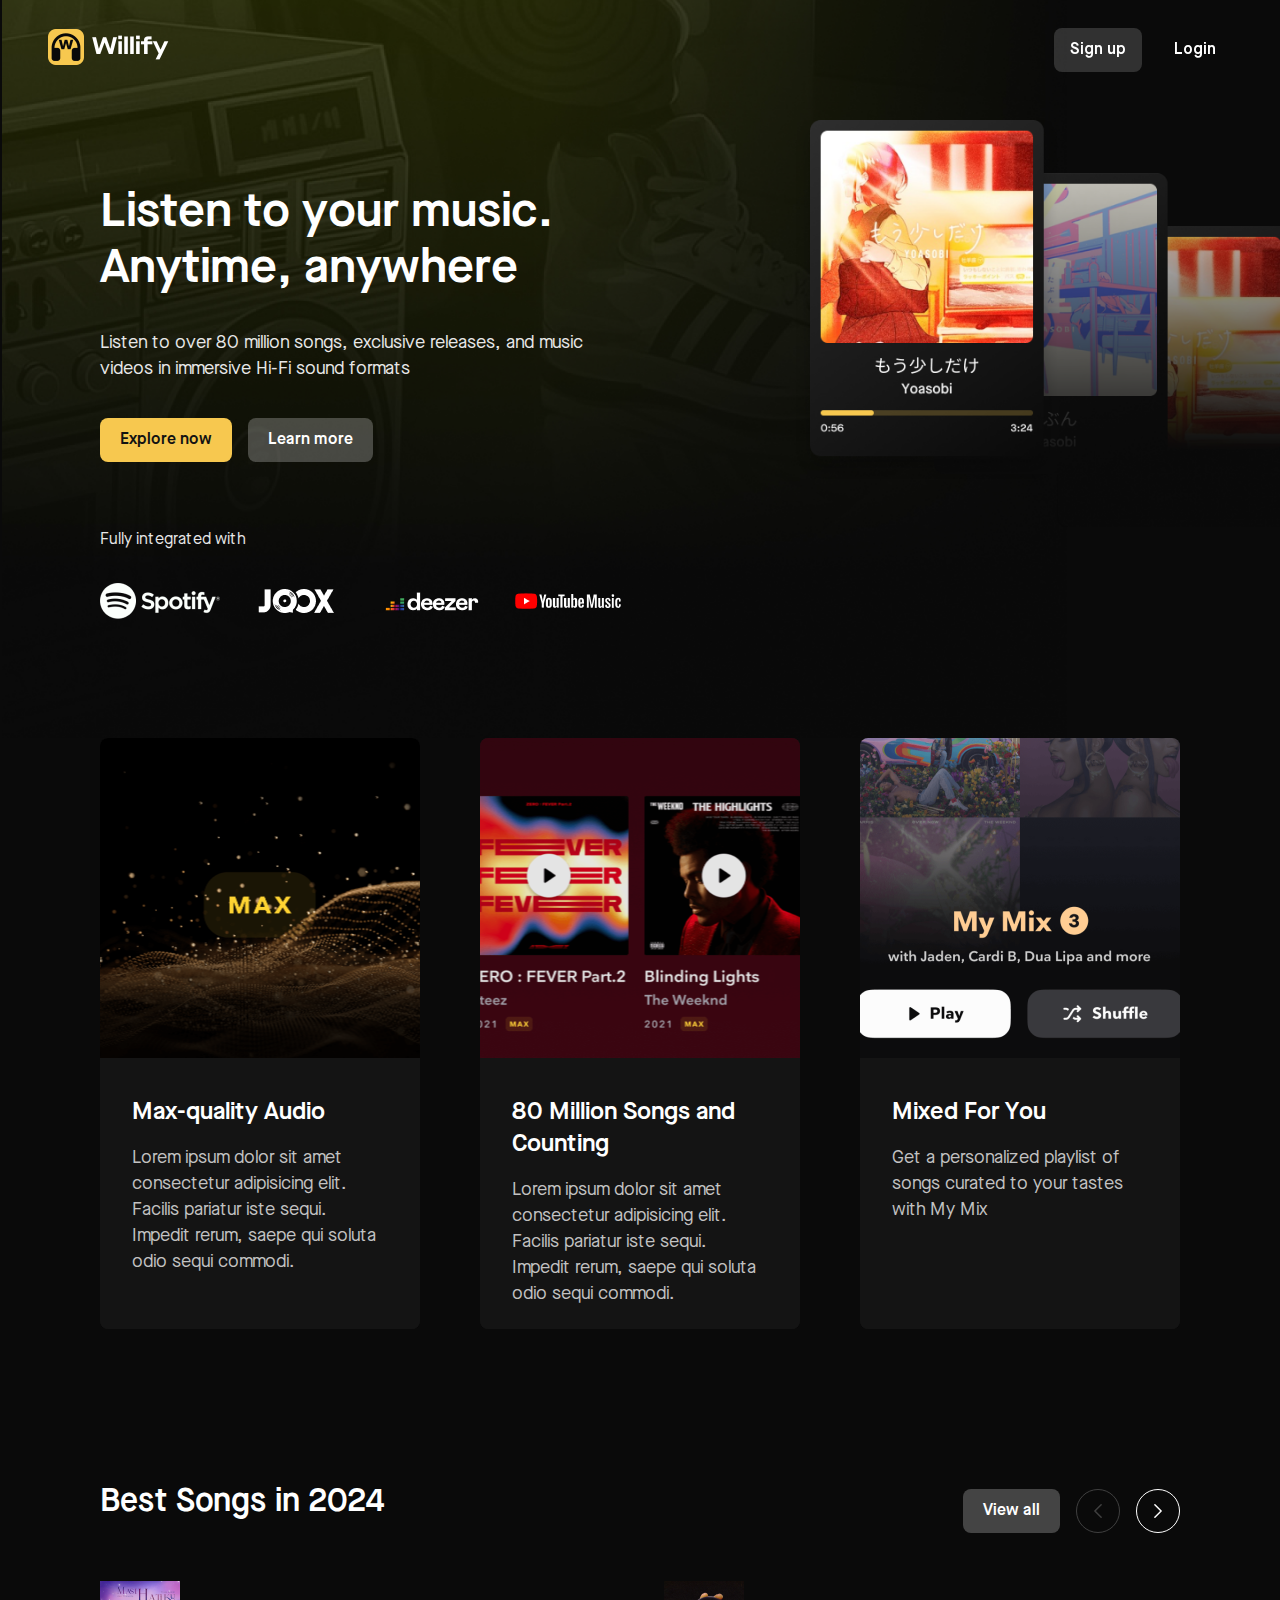
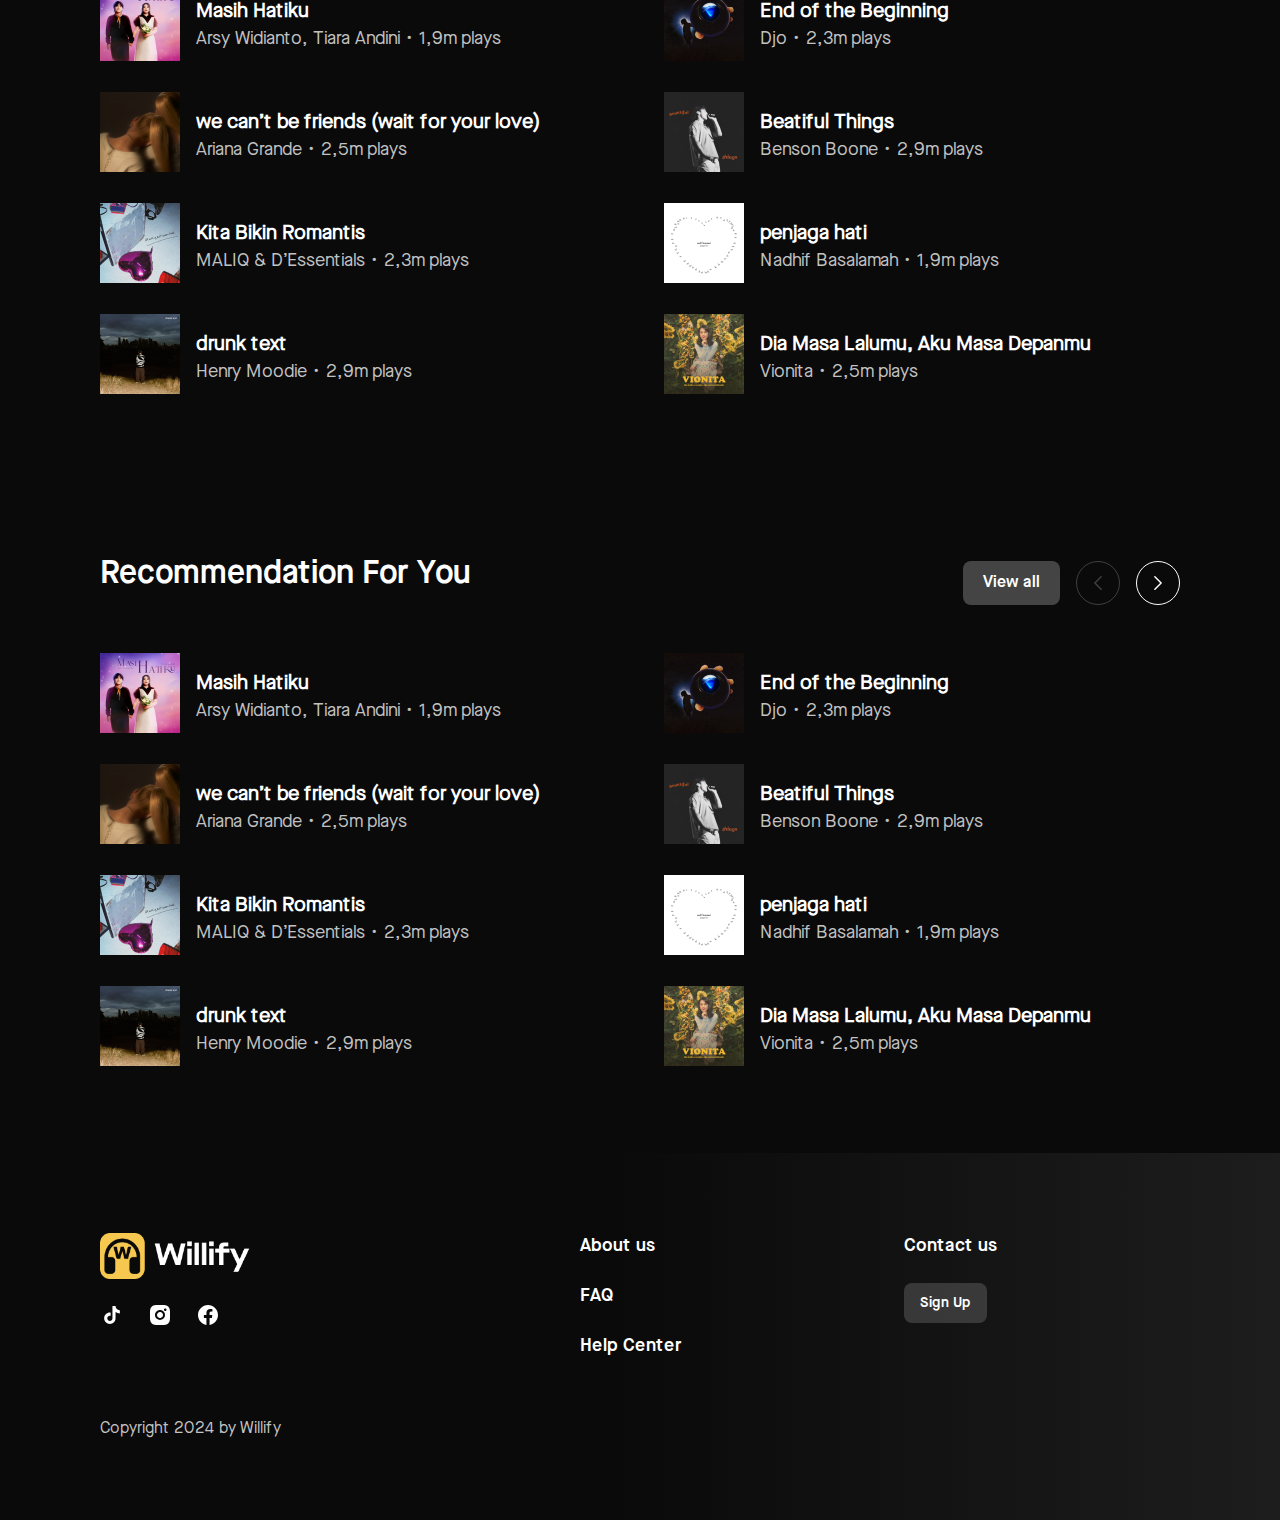
<file: index.html>
<!DOCTYPE html>
<html lang="en">

<head>
    <meta charset="UTF-8">
    <meta name="viewport" content="width=device-width, initial-scale=1.0">
    <title>Willify</title>
    <link rel="preconnect" href="https://fonts.googleapis.com">
    <link rel="preconnect" href="https://fonts.gstatic.com" crossorigin>
    <link
        href="https://fonts.googleapis.com/css2?family=Roboto:ital,wght@0,100;0,300;0,400;0,500;0,700;0,900;1,100;1,300;1,400;1,500;1,700;1,900&display=swap"
        rel="stylesheet">
    <link rel="stylesheet" href="/css/style.css">
</head>

<body>
    <nav id="navbar-willify" class="navbar-willify">
        <a href="/index.html" class="nav-logo">
            <img src="/assets/images/logo.png" alt="logo-willify">
        </a>
        <div class="nav-items">
            <a href="/register.html" class="btn btn-auth-signup">Sign up</a>
            <a href="/login.html" class="btn btn-auth-login">Login</a>
        </div>
        <button type="button" id="btn-offcanvas" class="btn-toggle"><svg width="18" height="12" viewBox="0 0 18 12"
                fill="none" xmlns="http://www.w3.org/2000/svg">
                <path d="M0.75 0.75H17.25M0.75 6H17.25M0.75 11.25H17.25" stroke="white" stroke-width="1.5"
                    stroke-linecap="round" stroke-linejoin="round" />
            </svg>
        </button>
    </nav>
    <div id="offcanvas" class="offcanvas">
        <div class="offcanvas-wrapper">
            <div class="offcanvas-header">
                <img src="/assets/images/logo.png" alt="offcanvas-logo">
                <button class="offcanvas-close" id="btnoffcanvasclose"><svg width="15" height="13" viewBox="0 0 15 13"
                        fill="none" xmlns="http://www.w3.org/2000/svg">
                        <path d="M1 12L14 1M1.00001 1L14 12" stroke="white" stroke-width="1.5" stroke-linecap="round"
                            stroke-linejoin="round" />
                    </svg>
                </button>
            </div>
            <div class="offcanvas-body">
                <div class="menu">
                    <a href="/register.html" class="btn btn-auth-signup">Sign Up</a>
                    <a href="/login.html" class="btn btn-auth-login">Login</a>
                </div>
            </div>
        </div>
    </div>

    <header class="hero">
        <div class="hero-top">
            <div class="hero-left">
                <h1>Listen to your music.<br>Anytime, anywhere</h1>
                <p>Listen to over 80 million songs, exclusive releases, and music videos in immersive Hi-Fi sound
                    formats
                </p>
                <div class="hero-action">
                    <a href="" class="btn-explore">Explore now</a>
                    <a href="" class="btn-learn">Learn more</a>
                </div>
            </div>
            <div class="hero-right">
                <img src="/assets/images/Illustration.png" class="illustration-desktop" alt="Illustration">
                <img src="/assets/images/Illustration-mobile.png" class="illustration-mobile" alt="Illustration-mobile">
            </div>
        </div>
        <div class="hero-integrated">
            <p>Fully integrated with</p>
            <div class="logos">
                <div class="logo">
                    <img src="/assets/images/spotify.png" alt="">
                </div>
                <div class="logo">
                    <img src="/assets/images/joox.png" alt="">
                </div>
                <div class="logo">
                    <img src="/assets/images/deezer.png" alt="">
                </div>
                <div class="logo">
                    <img src="/assets/images/yt.png" alt="">
                </div>
            </div>
        </div>
    </header>

    <section id="features">
        <div class="features-wrapper">
            <div class="item">
                <img src="/assets/images/max.jpg" alt="max">
                <div class="item-content">
                    <h5 class="item-title">Max-quality Audio</h5>
                    <p class="item-text">Lorem ipsum dolor sit amet consectetur adipisicing elit. Facilis pariatur iste
                        sequi. Impedit rerum, saepe qui soluta odio sequi commodi.</p>
                </div>
            </div>
            <div class="item">
                <img src="/assets/images/80.jpg" alt="max">
                <div class="item-content">
                    <h5 class="item-title">80 Million Songs and Counting</h5>
                    <p class="item-text">Lorem ipsum dolor sit amet consectetur adipisicing elit. Facilis pariatur iste
                        sequi. Impedit rerum, saepe qui soluta odio sequi commodi.</p>
                </div>
            </div>
            <div class="item">
                <img src="/assets/images/mix.jpg" alt="max">
                <div class="item-content">
                    <h5 class="item-title">Mixed For You</h5>
                    <p class="item-text">Get a personalized playlist of songs curated to your tastes with My Mix</p>
                </div>
            </div>
        </div>
    </section>

    <section id="best-song" class="section-songs">
        <div class="views-all">
            <h3>Best Songs in 2024</h3>
            <div class="view-all-action-desktop">
                <a href="/song-list.html" class="btn-view-all">View all</a>
                <div class="arrows">
                    <button class="btn-arrow-left"><svg width="20" height="20" viewBox="0 0 20 20" fill="none"
                            xmlns="http://www.w3.org/2000/svg">
                            <path d="M13.125 16.25L6.875 10L13.125 3.75" stroke="#404040" stroke-width="1.5"
                                stroke-linecap="round" stroke-linejoin="round" />
                        </svg></button>
                    <button class="btn-arrow-right"><svg width="20" height="20" viewBox="0 0 20 20" fill="none"
                            xmlns="http://www.w3.org/2000/svg">
                            <path d="M6.875 3.75L13.125 10L6.875 16.25" stroke="white" stroke-width="1.5"
                                stroke-linecap="round" stroke-linejoin="round" />
                        </svg></button>
                </div>
            </div>
        </div>
        <div class="songs">
            <div class="item">
                <a href="" class="song">
                    <div class="thumbnail">
                        <img src="/assets/images/music1.png" class="song-img" alt="music2">
                        <div class="thumbnail-overlay"></div>
                        <img src="/assets/images/song-play.svg" class="play" alt="play">
                    </div>
                    <div class="song-content">
                        <h6 class="song-title">Masih Hatiku</h6>
                        <div class="song-information">
                            <div class="artist-name">Arsy Widianto, Tiara Andini</div>
                            <div class="">•</div>
                            <div class="plays">1,9m plays</div>
                        </div>
                    </div>
                </a>
                <div class="song-action">
                    <a href="" class="btn-like"><img src="/assets/images/song-love.svg" alt=""></a>
                    <a href="" class="btn-option"><img src="/assets/images/song-option.svg" alt=""></a>
                </div>
            </div>
            <div class="item">
                <a href="" class="song">
                    <div class="thumbnail">
                        <img src="/assets/images/music2.png" class="song-img" alt="music2">
                        <div class="thumbnail-overlay"></div>
                        <img src="/assets/images/song-play.svg" class="play" alt="play">
                    </div>
                    <div class="song-content">
                        <h6 class="song-title">End of the Beginning</h6>
                        <div class="song-information">
                            <div class="artist-name">Djo</div>
                            <div class="">•</div>
                            <div class="plays">2,3m plays</div>
                        </div>
                    </div>
                </a>
                <div class="song-action">
                    <a href="" class="btn-like"><img src="/assets/images/song-love.svg" alt=""></a>
                    <a href="" class="btn-option"><img src="/assets/images/song-option.svg" alt=""></a>
                </div>
            </div>
            <div class="item">
                <a href="" class="song">
                    <div class="thumbnail">
                        <img src="/assets/images/music3.png" class="song-img" alt="music2">
                        <div class="thumbnail-overlay"></div>
                        <img src="/assets/images/song-play.svg" class="play" alt="play">
                    </div>
                    <div class="song-content">
                        <h6 class="song-title">we can’t be friends (wait for your love)</h6>
                        <div class="song-information">
                            <div class="artist-name">Ariana Grande</div>
                            <div class="">•</div>
                            <div class="plays">2,5m plays</div>
                        </div>
                    </div>
                </a>
                <div class="song-action">
                    <a href="" class="btn-like"><img src="/assets/images/song-love.svg" alt=""></a>
                    <a href="" class="btn-option"><img src="/assets/images/song-option.svg" alt=""></a>
                </div>
            </div>
            <div class="item">
                <a href="" class="song">
                    <div class="thumbnail">
                        <img src="/assets/images/music4.png" class="song-img" alt="music2">
                        <div class="thumbnail-overlay"></div>
                        <img src="/assets/images/song-play.svg" class="play" alt="play">
                    </div>
                    <div class="song-content">
                        <h6 class="song-title">Beatiful Things</h6>
                        <div class="song-information">
                            <div class="artist-name">Benson Boone</div>
                            <div class="">•</div>
                            <div class="plays">2,9m plays</div>
                        </div>
                    </div>
                </a>
                <div class="song-action">
                    <a href="" class="btn-like"><img src="/assets/images/song-love.svg" alt=""></a>
                    <a href="" class="btn-option"><img src="/assets/images/song-option.svg" alt=""></a>
                </div>
            </div>
            <div class="item">
                <a href="" class="song">
                    <div class="thumbnail">
                        <img src="/assets/images/music5.png" class="song-img" alt="music2">
                        <div class="thumbnail-overlay"></div>
                        <img src="/assets/images/song-play.svg" class="play" alt="play">
                    </div>
                    <div class="song-content">
                        <h6 class="song-title">Kita Bikin Romantis</h6>
                        <div class="song-information">
                            <div class="artist-name">MALIQ & D’Essentials</div>
                            <div class="">•</div>
                            <div class="plays">2,3m plays</div>
                        </div>
                    </div>
                </a>
                <div class="song-action">
                    <a href="" class="btn-like"><img src="/assets/images/song-love.svg" alt=""></a>
                    <a href="" class="btn-option"><img src="/assets/images/song-option.svg" alt=""></a>
                </div>
            </div>
            <div class="item">
                <a href="" class="song">
                    <div class="thumbnail">
                        <img src="/assets/images/music6.png" class="song-img" alt="music2">
                        <div class="thumbnail-overlay"></div>
                        <img src="/assets/images/song-play.svg" class="play" alt="play">
                    </div>
                    <div class="song-content">
                        <h6 class="song-title">penjaga hati</h6>
                        <div class="song-information">
                            <div class="artist-name">Nadhif Basalamah</div>
                            <div class="">•</div>
                            <div class="plays">1,9m plays</div>
                        </div>
                    </div>
                </a>
                <div class="song-action">
                    <a href="" class="btn-like"><img src="/assets/images/song-love.svg" alt=""></a>
                    <a href="" class="btn-option"><img src="/assets/images/song-option.svg" alt=""></a>
                </div>
            </div>
            <div class="item">
                <a href="" class="song">
                    <div class="thumbnail">
                        <img src="/assets/images/music7.png" class="song-img" alt="music2">
                        <div class="thumbnail-overlay"></div>
                        <img src="/assets/images/song-play.svg" class="play" alt="play">
                    </div>
                    <div class="song-content">
                        <h6 class="song-title">drunk text</h6>
                        <div class="song-information">
                            <div class="artist-name">Henry Moodie</div>
                            <div class="">•</div>
                            <div class="plays">2,9m plays</div>
                        </div>
                    </div>
                </a>
                <div class="song-action">
                    <a href="" class="btn-like"><img src="/assets/images/song-love.svg" alt=""></a>
                    <a href="" class="btn-option"><img src="/assets/images/song-option.svg" alt=""></a>
                </div>
            </div>
            <div class="item">
                <a href="" class="song">
                    <div class="thumbnail">
                        <img src="/assets/images/music8.png" class="song-img" alt="music2">
                        <div class="thumbnail-overlay"></div>
                        <img src="/assets/images/song-play.svg" class="play" alt="play">
                    </div>
                    <div class="song-content">
                        <h6 class="song-title">Dia Masa Lalumu, Aku Masa Depanmu</h6>
                        <div class="song-information">
                            <div class="artist-name">Vionita</div>
                            <div class="">•</div>
                            <div class="plays">2,5m plays</div>
                        </div>
                    </div>
                </a>
                <div class="song-action">
                    <a href="" class="btn-like"><img src="/assets/images/song-love.svg" alt=""></a>
                    <a href="" class="btn-option"><img src="/assets/images/song-option.svg" alt=""></a>
                </div>
            </div>
        </div>
    </section>
    <section id="recommended-song" class="section-songs">
        <div class="views-all">
            <h3>Recommendation For You</h3>
            <div class="view-all-action-desktop">
                <a href="" class="btn-view-all">View all</a>
                <div class="arrows">
                    <div class="arrows">
                        <button class="btn-arrow-left"><svg width="20" height="20" viewBox="0 0 20 20" fill="none"
                                xmlns="http://www.w3.org/2000/svg">
                                <path d="M13.125 16.25L6.875 10L13.125 3.75" stroke="#404040" stroke-width="1.5"
                                    stroke-linecap="round" stroke-linejoin="round" />
                            </svg></button>
                        <button class="btn-arrow-right"><svg width="20" height="20" viewBox="0 0 20 20" fill="none"
                                xmlns="http://www.w3.org/2000/svg">
                                <path d="M6.875 3.75L13.125 10L6.875 16.25" stroke="white" stroke-width="1.5"
                                    stroke-linecap="round" stroke-linejoin="round" />
                            </svg></button>
                    </div>
                </div>
            </div>
        </div>
        <div class="songs">
            <div class="item">
                <a href="" class="song">
                    <div class="thumbnail">
                        <img src="/assets/images/music1.png" class="song-img" alt="music2">
                        <div class="thumbnail-overlay"></div>
                        <img src="/assets/images/song-play.svg" class="play" alt="play">
                    </div>
                    <div class="song-content">
                        <h6 class="song-title">Masih Hatiku</h6>
                        <div class="song-information">
                            <div class="artist-name">Arsy Widianto, Tiara Andini</div>
                            <div class="">•</div>
                            <div class="plays">1,9m plays</div>
                        </div>
                    </div>
                </a>
                <div class="song-action">
                    <a href="" class="btn-like"><img src="/assets/images/song-love.svg" alt=""></a>
                    <a href="" class="btn-option"><img src="/assets/images/song-option.svg" alt=""></a>
                </div>
            </div>
            <div class="item">
                <a href="" class="song">
                    <div class="thumbnail">
                        <img src="/assets/images/music2.png" class="song-img" alt="music2">
                        <div class="thumbnail-overlay"></div>
                        <img src="/assets/images/song-play.svg" class="play" alt="play">
                    </div>
                    <div class="song-content">
                        <h6 class="song-title">End of the Beginning</h6>
                        <div class="song-information">
                            <div class="artist-name">Djo</div>
                            <div class="">•</div>
                            <div class="plays">2,3m plays</div>
                        </div>
                    </div>
                </a>
                <div class="song-action">
                    <a href="" class="btn-like"><img src="/assets/images/song-love.svg" alt=""></a>
                    <a href="" class="btn-option"><img src="/assets/images/song-option.svg" alt=""></a>
                </div>
            </div>
            <div class="item">
                <a href="" class="song">
                    <div class="thumbnail">
                        <img src="/assets/images/music3.png" class="song-img" alt="music2">
                        <div class="thumbnail-overlay"></div>
                        <img src="/assets/images/song-play.svg" class="play" alt="play">
                    </div>
                    <div class="song-content">
                        <h6 class="song-title">we can’t be friends (wait for your love)</h6>
                        <div class="song-information">
                            <div class="artist-name">Ariana Grande</div>
                            <div class="">•</div>
                            <div class="plays">2,5m plays</div>
                        </div>
                    </div>
                </a>
                <div class="song-action">
                    <a href="" class="btn-like"><img src="/assets/images/song-love.svg" alt=""></a>
                    <a href="" class="btn-option"><img src="/assets/images/song-option.svg" alt=""></a>
                </div>
            </div>
            <div class="item">
                <a href="" class="song">
                    <div class="thumbnail">
                        <img src="/assets/images/music4.png" class="song-img" alt="music2">
                        <div class="thumbnail-overlay"></div>
                        <img src="/assets/images/song-play.svg" class="play" alt="play">
                    </div>
                    <div class="song-content">
                        <h6 class="song-title">Beatiful Things</h6>
                        <div class="song-information">
                            <div class="artist-name">Benson Boone</div>
                            <div class="">•</div>
                            <div class="plays">2,9m plays</div>
                        </div>
                    </div>
                </a>
                <div class="song-action">
                    <a href="" class="btn-like"><img src="/assets/images/song-love.svg" alt=""></a>
                    <a href="" class="btn-option"><img src="/assets/images/song-option.svg" alt=""></a>
                </div>
            </div>
            <div class="item">
                <a href="" class="song">
                    <div class="thumbnail">
                        <img src="/assets/images/music5.png" class="song-img" alt="music2">
                        <div class="thumbnail-overlay"></div>
                        <img src="/assets/images/song-play.svg" class="play" alt="play">
                    </div>
                    <div class="song-content">
                        <h6 class="song-title">Kita Bikin Romantis</h6>
                        <div class="song-information">
                            <div class="artist-name">MALIQ & D’Essentials</div>
                            <div class="">•</div>
                            <div class="plays">2,3m plays</div>
                        </div>
                    </div>
                </a>
                <div class="song-action">
                    <a href="" class="btn-like"><img src="/assets/images/song-love.svg" alt=""></a>
                    <a href="" class="btn-option"><img src="/assets/images/song-option.svg" alt=""></a>
                </div>
            </div>
            <div class="item">
                <a href="" class="song">
                    <div class="thumbnail">
                        <img src="/assets/images/music6.png" class="song-img" alt="music2">
                        <div class="thumbnail-overlay"></div>
                        <img src="/assets/images/song-play.svg" class="play" alt="play">
                    </div>
                    <div class="song-content">
                        <h6 class="song-title">penjaga hati</h6>
                        <div class="song-information">
                            <div class="artist-name">Nadhif Basalamah</div>
                            <div class="">•</div>
                            <div class="plays">1,9m plays</div>
                        </div>
                    </div>
                </a>
                <div class="song-action">
                    <a href="" class="btn-like"><img src="/assets/images/song-love.svg" alt=""></a>
                    <a href="" class="btn-option"><img src="/assets/images/song-option.svg" alt=""></a>
                </div>
            </div>
            <div class="item">
                <a href="" class="song">
                    <div class="thumbnail">
                        <img src="/assets/images/music7.png" class="song-img" alt="music2">
                        <div class="thumbnail-overlay"></div>
                        <img src="/assets/images/song-play.svg" class="play" alt="play">
                    </div>
                    <div class="song-content">
                        <h6 class="song-title">drunk text</h6>
                        <div class="song-information">
                            <div class="artist-name">Henry Moodie</div>
                            <div class="">•</div>
                            <div class="plays">2,9m plays</div>
                        </div>
                    </div>
                </a>
                <div class="song-action">
                    <a href="" class="btn-like"><img src="/assets/images/song-love.svg" alt=""></a>
                    <a href="" class="btn-option"><img src="/assets/images/song-option.svg" alt=""></a>
                </div>
            </div>
            <div class="item">
                <a href="" class="song">
                    <div class="thumbnail">
                        <img src="/assets/images/music8.png" class="song-img" alt="music2">
                        <div class="thumbnail-overlay"></div>
                        <img src="/assets/images/song-play.svg" class="play" alt="play">
                    </div>
                    <div class="song-content">
                        <h6 class="song-title">Dia Masa Lalumu, Aku Masa Depanmu</h6>
                        <div class="song-information">
                            <div class="artist-name">Vionita</div>
                            <div class="">•</div>
                            <div class="plays">2,5m plays</div>
                        </div>
                    </div>
                </a>
                <div class="song-action">
                    <a href="" class="btn-like"><img src="/assets/images/song-love.svg" alt=""></a>
                    <a href="" class="btn-option"><img src="/assets/images/song-option.svg" alt=""></a>
                </div>
            </div>
        </div>
    </section>

    <footer>
        <div class="footer-wrapper">
            <div class="footer-primary">
                <div class="footer-item">
                    <div class="logos">
                        <img src="/assets/images/logo.png" class="logo" alt="logo">
                        <div class="sosmeds">
                            <div class="sosmed"><img src="/assets/images/footer-sosial-tiktok.svg" alt=""></div>
                            <div class="sosmed"><img src="/assets/images/footer-sosial-ig.svg" alt=""></div>
                            <div class="sosmed"><img src="/assets/images/footer-sosial-fb.svg" alt=""></div>
                        </div>
                    </div>
                </div>
                <div class="footer-item">
                    <div class="menus">
                        <div class="menu-1">
                            <a href="">About us</a>
                            <a href="">FAQ</a>
                            <a href="">Help Center</a>
                        </div>
                        <div class="menu-2">
                            <a href="">Contact us</a>
                            <a href="/register.html" class="btn-auth-signup">Sign Up</a>
                        </div>
                    </div>
                </div>
            </div>
            <div class="footer-copyright">
                Copyright 2024 by Willify
            </div>
        </div>
    </footer>

    <script src="/js/script.js"></script>
</body>

</html>
</file>
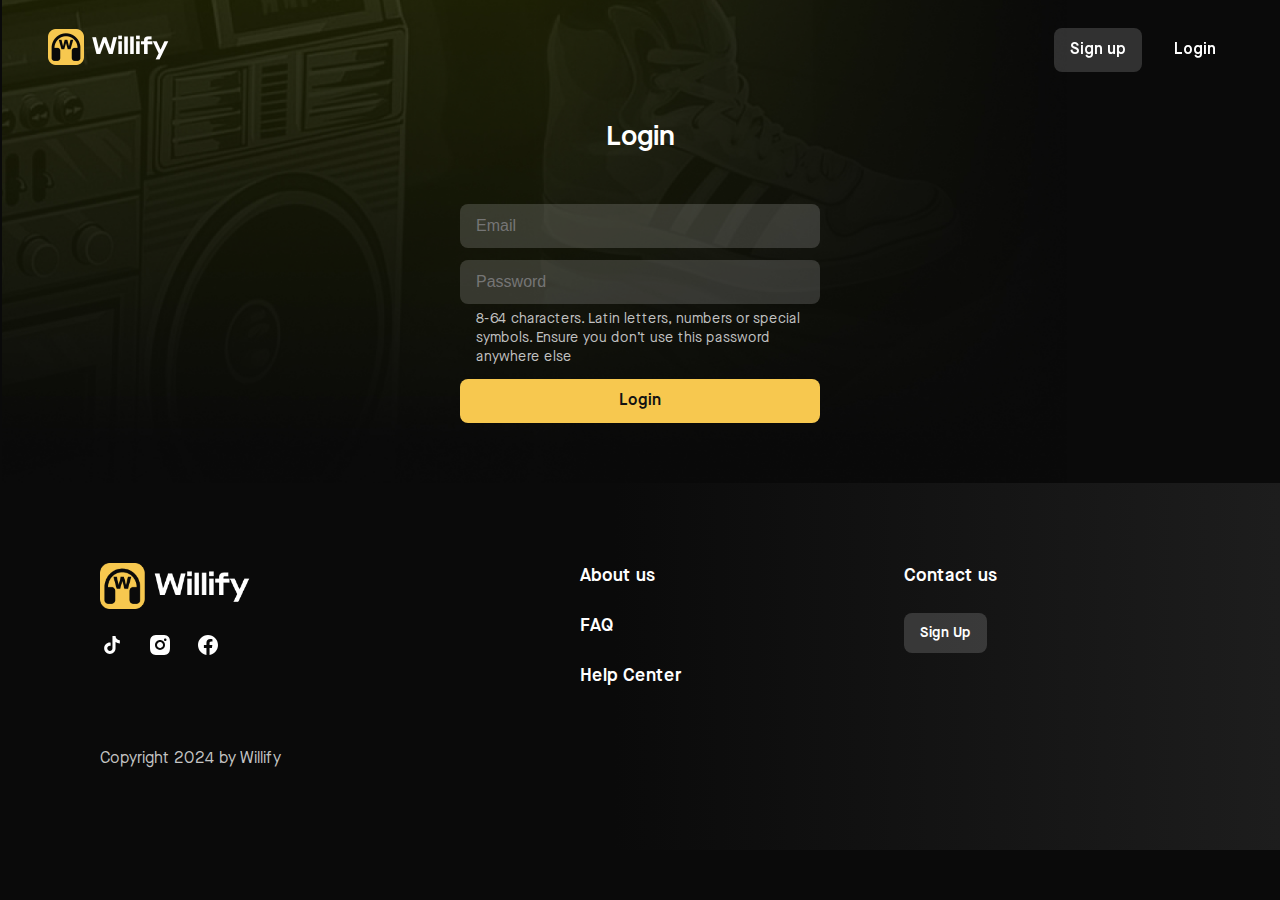
<file: login.html>
<!DOCTYPE html>
<html lang="en">

<head>
    <meta charset="UTF-8">
    <meta name="viewport" content="width=device-width, initial-scale=1.0">
    <title>Willify</title>
    <link rel="preconnect" href="https://fonts.googleapis.com">
    <link rel="preconnect" href="https://fonts.gstatic.com" crossorigin>
    <link
        href="https://fonts.googleapis.com/css2?family=Roboto:ital,wght@0,100;0,300;0,400;0,500;0,700;0,900;1,100;1,300;1,400;1,500;1,700;1,900&display=swap"
        rel="stylesheet">
    <link rel="stylesheet" href="/css/style.css">
</head>

<body>
    <nav id="navbar-willify" class="navbar-willify">
        <a href="/index.html" class="nav-logo">
            <img src="/assets/images/logo.png" alt="logo-willify">
        </a>
        <div class="nav-items">
            <a href="/register.html" class="btn btn-auth-signup">Sign up</a>
            <a href="/login.html" class="btn btn-auth-login">Login</a>
        </div>
        <button type="button" id="btn-offcanvas" class="btn-toggle"><svg width="18" height="12" viewBox="0 0 18 12"
                fill="none" xmlns="http://www.w3.org/2000/svg">
                <path d="M0.75 0.75H17.25M0.75 6H17.25M0.75 11.25H17.25" stroke="white" stroke-width="1.5"
                    stroke-linecap="round" stroke-linejoin="round" />
            </svg>
        </button>
    </nav>
    <div id="offcanvas" class="offcanvas">
        <div class="offcanvas-wrapper">
            <div class="offcanvas-header">
                <img src="/assets/images/logo.png" alt="offcanvas-logo">
                <button class="offcanvas-close" id="btnoffcanvasclose"><svg width="15" height="13" viewBox="0 0 15 13"
                        fill="none" xmlns="http://www.w3.org/2000/svg">
                        <path d="M1 12L14 1M1.00001 1L14 12" stroke="white" stroke-width="1.5" stroke-linecap="round"
                            stroke-linejoin="round" />
                    </svg>
                </button>
            </div>
            <div class="offcanvas-body">
                <div class="menu">
                    <a href="/register.html" class="btn btn-auth-signup">Sign Up</a>
                    <a href="/login.html" class="btn btn-auth-login">Login</a>
                </div>
            </div>
        </div>
    </div>

    <header class="hero-auth">
        <div class="wrapper-auth">

            <h3>Login</h3>
            <form class="form-auth" action="/index.html">

                <input type="email" class="input-auth" placeholder="Email">
                <div class="password">
                    <input type="password" class="input-auth" placeholder="Password">
                    <small>
                        8-64 characters. Latin letters, numbers or special symbols. Ensure you don’t use this password
                        anywhere else
                    </small>
                </div>
                <button class="btn btn-submit">Login</button>
            </form>
        </div>
    </header>


    <footer>
        <div class="footer-wrapper">
            <div class="footer-primary">
                <div class="footer-item">
                    <div class="logos">
                        <img src="/assets/images/logo.png" class="logo" alt="logo">
                        <div class="sosmeds">
                            <div class="sosmed"><img src="/assets/images/footer-sosial-tiktok.svg" alt=""></div>
                            <div class="sosmed"><img src="/assets/images/footer-sosial-ig.svg" alt=""></div>
                            <div class="sosmed"><img src="/assets/images/footer-sosial-fb.svg" alt=""></div>
                        </div>
                    </div>
                </div>
                <div class="footer-item">
                    <div class="menus">
                        <div class="menu-1">
                            <a href="">About us</a>
                            <a href="">FAQ</a>
                            <a href="">Help Center</a>
                        </div>
                        <div class="menu-2">
                            <a href="">Contact us</a>
                            <a href="/register.html" class="btn-auth-signup">Sign Up</a>
                        </div>
                    </div>
                </div>
            </div>
            <div class="footer-copyright">
                Copyright 2024 by Willify
            </div>
        </div>
    </footer>

    <script src="/js/script.js"></script>
</body>

</html>
</file>
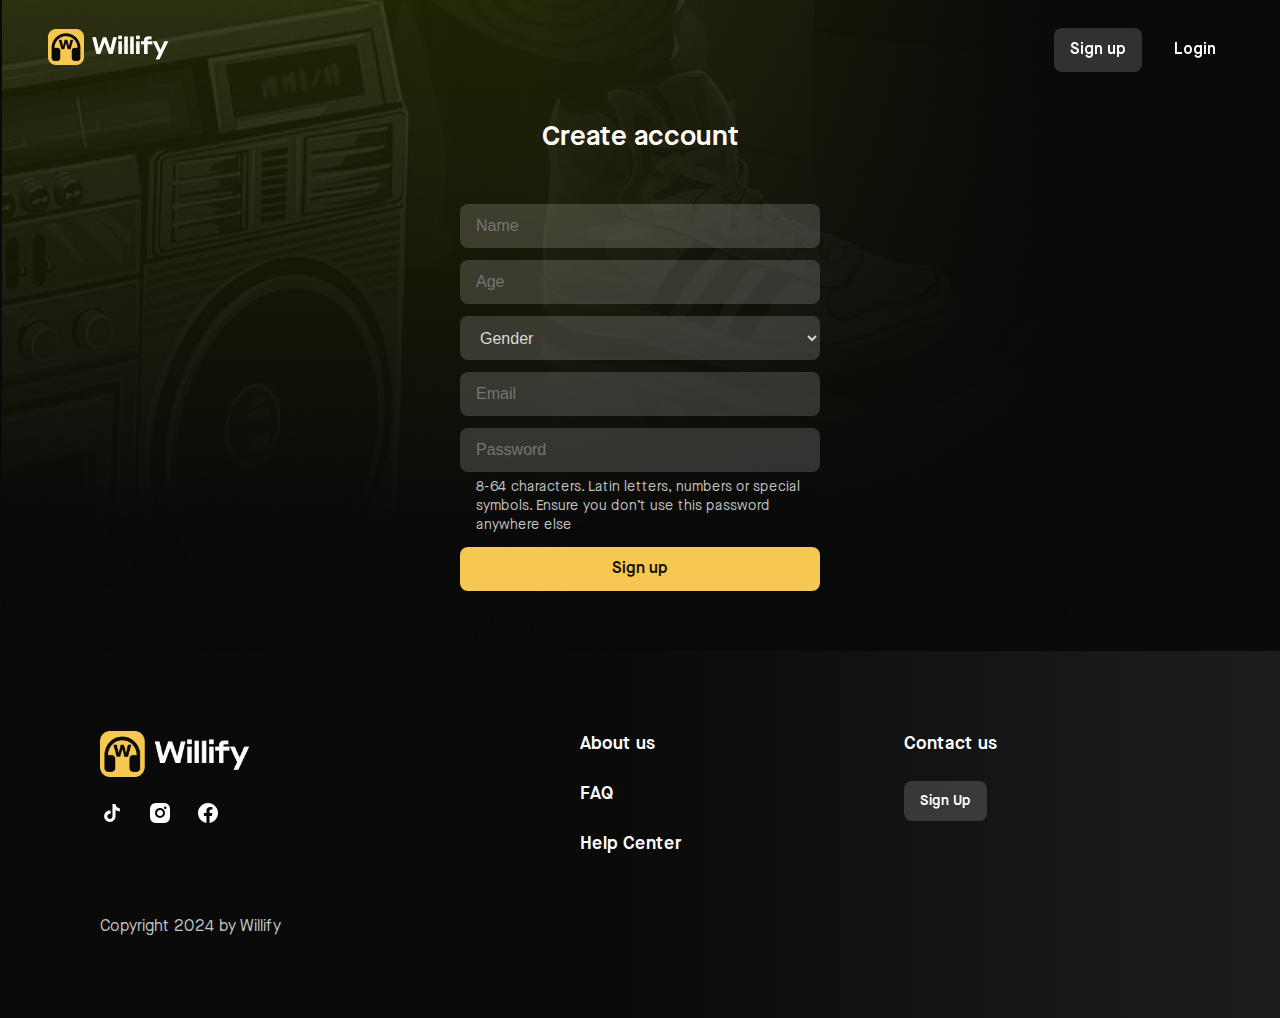
<file: register.html>
<!DOCTYPE html>
<html lang="en">

<head>
    <meta charset="UTF-8">
    <meta name="viewport" content="width=device-width, initial-scale=1.0">
    <title>Willify</title>
    <link rel="preconnect" href="https://fonts.googleapis.com">
    <link rel="preconnect" href="https://fonts.gstatic.com" crossorigin>
    <link
        href="https://fonts.googleapis.com/css2?family=Roboto:ital,wght@0,100;0,300;0,400;0,500;0,700;0,900;1,100;1,300;1,400;1,500;1,700;1,900&display=swap"
        rel="stylesheet">
    <link rel="stylesheet" href="/css/style.css">
</head>

<body>
    <nav id="navbar-willify" class="navbar-willify">
        <a href="/index.html" class="nav-logo">
            <img src="/assets/images/logo.png" alt="logo-willify">
        </a>
        <div class="nav-items">
            <a href="/register.html" class="btn btn-auth-signup">Sign up</a>
            <a href="/login.html" class="btn btn-auth-login">Login</a>
        </div>
        <button type="button" id="btn-offcanvas" class="btn-toggle"><svg width="18" height="12" viewBox="0 0 18 12"
                fill="none" xmlns="http://www.w3.org/2000/svg">
                <path d="M0.75 0.75H17.25M0.75 6H17.25M0.75 11.25H17.25" stroke="white" stroke-width="1.5"
                    stroke-linecap="round" stroke-linejoin="round" />
            </svg>
        </button>
    </nav>
    <div id="offcanvas" class="offcanvas">
        <div class="offcanvas-wrapper">
            <div class="offcanvas-header">
                <img src="/assets/images/logo.png" alt="offcanvas-logo">
                <button class="offcanvas-close" id="btnoffcanvasclose"><svg width="15" height="13" viewBox="0 0 15 13"
                        fill="none" xmlns="http://www.w3.org/2000/svg">
                        <path d="M1 12L14 1M1.00001 1L14 12" stroke="white" stroke-width="1.5" stroke-linecap="round"
                            stroke-linejoin="round" />
                    </svg>
                </button>
            </div>
            <div class="offcanvas-body">
                <div class="menu">
                    <a href="/register.html" class="btn btn-auth-signup">Sign Up</a>
                    <a href="/login.html" class="btn btn-auth-login">Login</a>
                </div>
            </div>
        </div>
    </div>

    <header class="hero-auth">
        <div class="wrapper-auth">

            <h3>Create account</h3>
            <form class="form-auth" action="/song-list.html">

                <input type="text" class="input-auth" placeholder="Name">

                <input type="text" class="input-auth" placeholder="Age">

                <select name="gender" id="gender" class="input-auth">
                    <option value="" selected disabled>Gender</option>
                    <option value="male">Male</option>
                    <option value="female">Female</option>
                </select>

                <input type="email" class="input-auth" placeholder="Email">
                <div class="password">
                    <input type="password" class="input-auth" placeholder="Password">
                    <small>
                        8-64 characters. Latin letters, numbers or special symbols. Ensure you don’t use this password
                        anywhere else
                    </small>
                </div>
                <button class="btn btn-submit">Sign up</button>
            </form>
        </div>
    </header>


    <footer>
        <div class="footer-wrapper">
            <div class="footer-primary">
                <div class="footer-item">
                    <div class="logos">
                        <img src="/assets/images/logo.png" class="logo" alt="logo">
                        <div class="sosmeds">
                            <div class="sosmed"><img src="/assets/images/footer-sosial-tiktok.svg" alt=""></div>
                            <div class="sosmed"><img src="/assets/images/footer-sosial-ig.svg" alt=""></div>
                            <div class="sosmed"><img src="/assets/images/footer-sosial-fb.svg" alt=""></div>
                        </div>
                    </div>
                </div>
                <div class="footer-item">
                    <div class="menus">
                        <div class="menu-1">
                            <a href="">About us</a>
                            <a href="">FAQ</a>
                            <a href="">Help Center</a>
                        </div>
                        <div class="menu-2">
                            <a href="">Contact us</a>
                            <a href="/register.html" class="btn-auth-signup">Sign Up</a>
                        </div>
                    </div>
                </div>
            </div>
            <div class="footer-copyright">
                Copyright 2024 by Willify
            </div>
        </div>
    </footer>

    <script src="/js/script.js"></script>
</body>

</html>
</file>
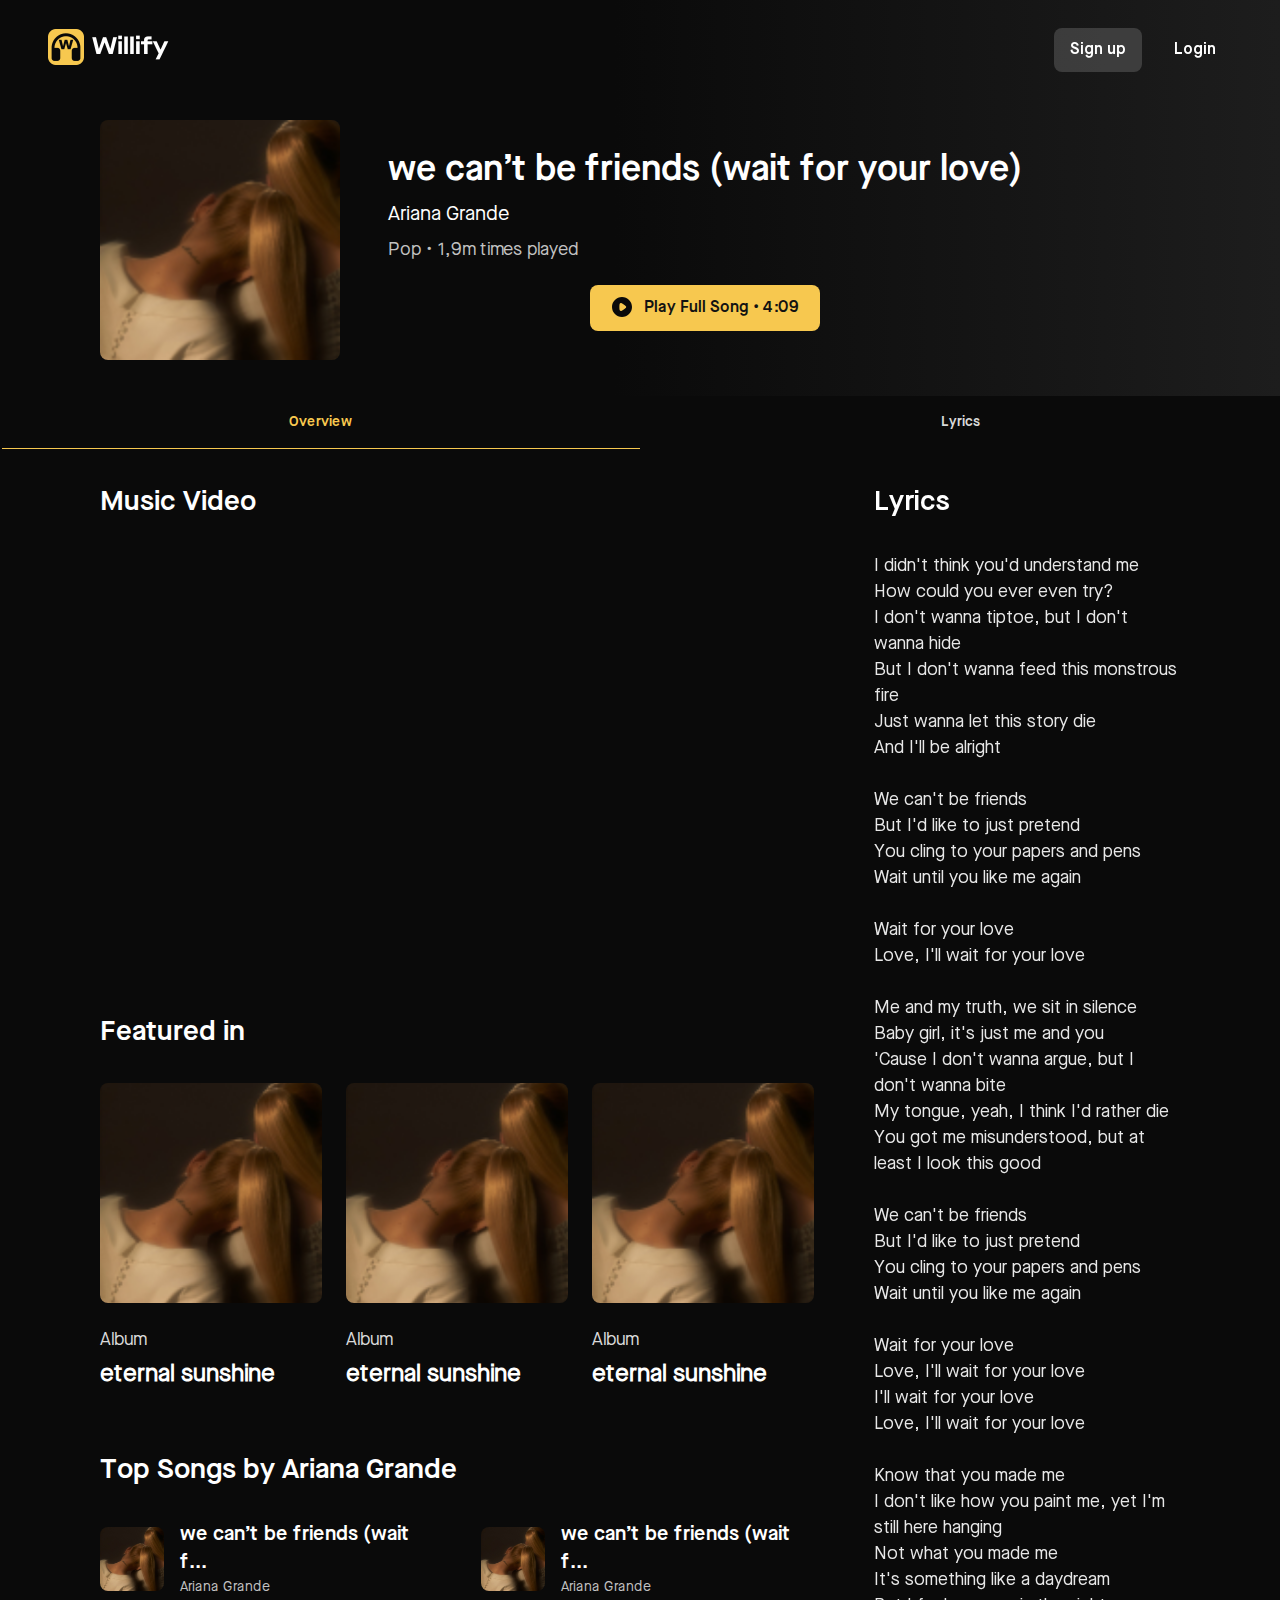
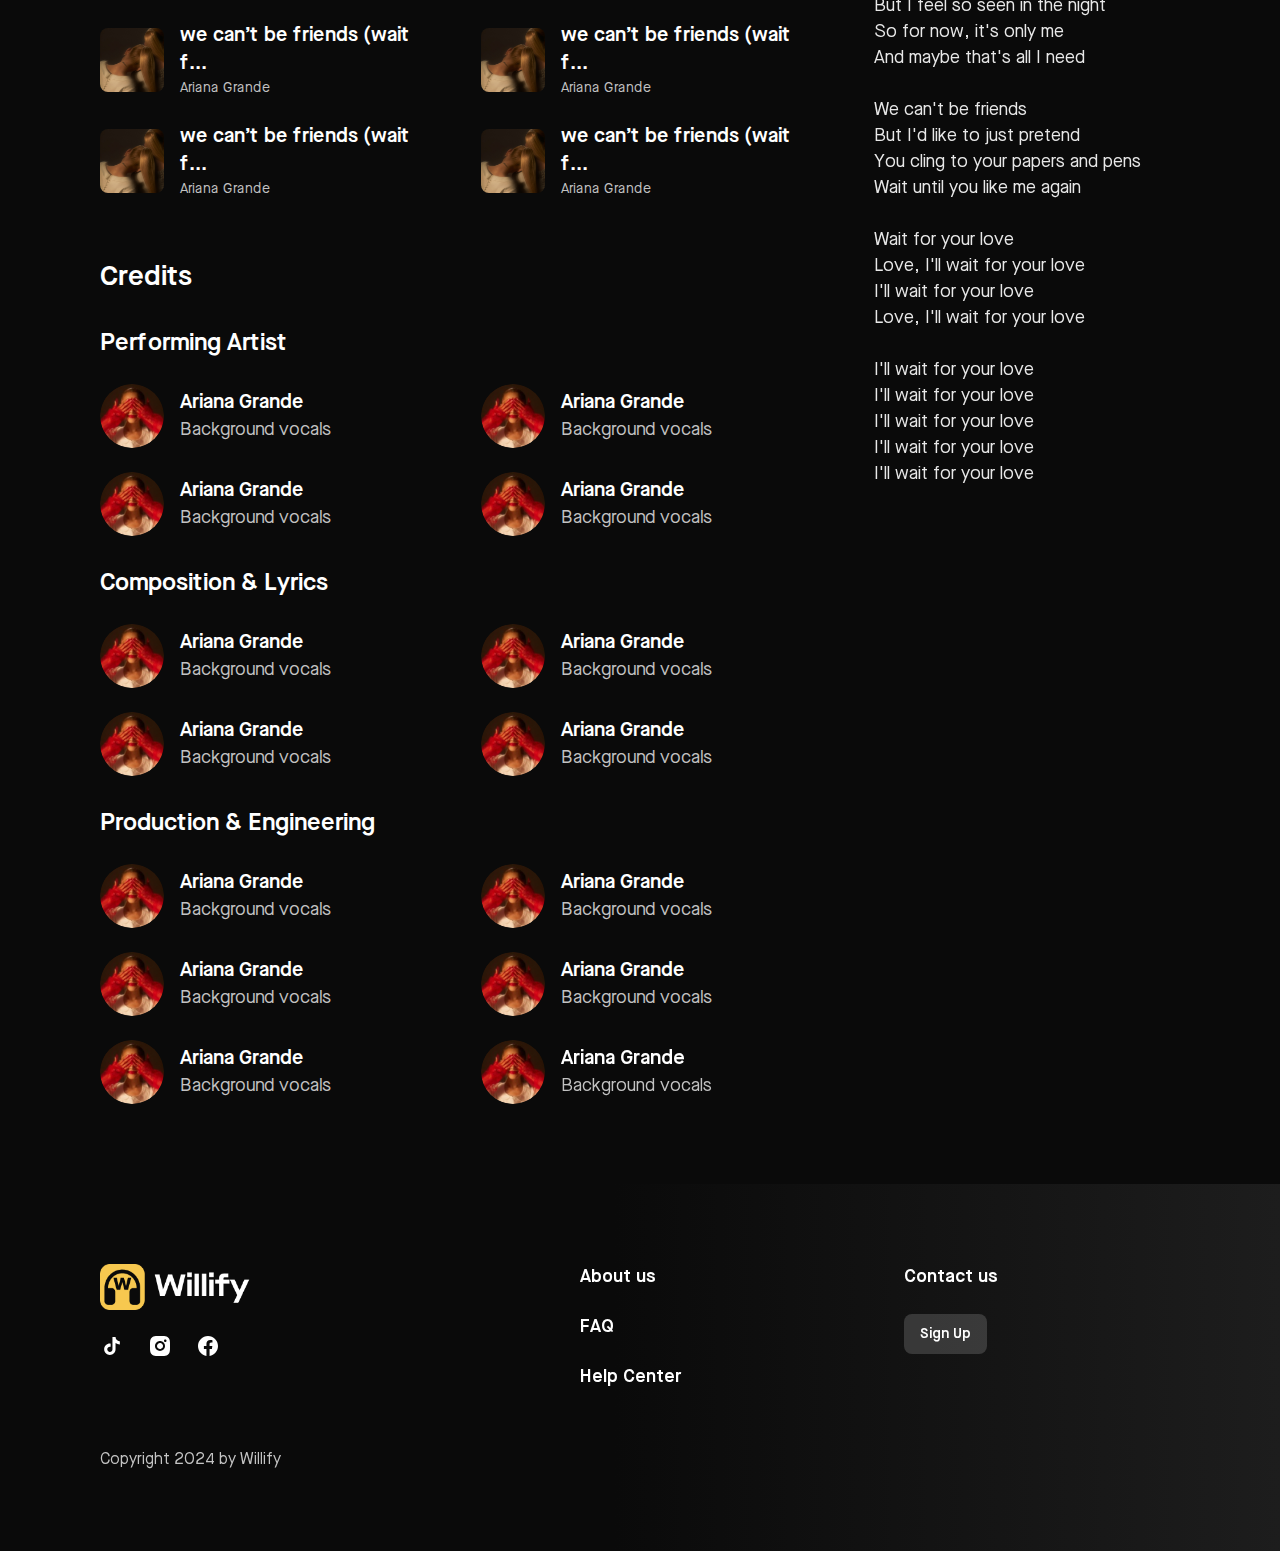
<file: song-detail.html>
<!DOCTYPE html>
<html lang="en">

<head>
    <meta charset="UTF-8">
    <meta name="viewport" content="width=device-width, initial-scale=1.0">
    <title>Willify</title>
    <link rel="preconnect" href="https://fonts.googleapis.com">
    <link rel="preconnect" href="https://fonts.gstatic.com" crossorigin>
    <link
        href="https://fonts.googleapis.com/css2?family=Roboto:ital,wght@0,100;0,300;0,400;0,500;0,700;0,900;1,100;1,300;1,400;1,500;1,700;1,900&display=swap"
        rel="stylesheet">
    <link rel="stylesheet" href="/css/style.css">
</head>

<body>
    <nav id="navbar-willify" class="navbar-willify">
        <a href="/index.html" class="nav-logo">
            <img src="/assets/images/logo.png" alt="logo-willify">
        </a>
        <div class="nav-items">
            <a href="/register.html" class="btn btn-auth-signup">Sign up</a>
            <a href="/login.html" class="btn btn-auth-login">Login</a>
        </div>
        <button type="button" id="btn-offcanvas" class="btn-toggle"><svg width="18" height="12" viewBox="0 0 18 12"
                fill="none" xmlns="http://www.w3.org/2000/svg">
                <path d="M0.75 0.75H17.25M0.75 6H17.25M0.75 11.25H17.25" stroke="white" stroke-width="1.5"
                    stroke-linecap="round" stroke-linejoin="round" />
            </svg>
        </button>
    </nav>
    <div id="offcanvas" class="offcanvas">
        <div class="offcanvas-wrapper">
            <div class="offcanvas-header">
                <img src="/assets/images/logo.png" alt="offcanvas-logo">
                <button class="offcanvas-close" id="btnoffcanvasclose"><svg width="15" height="13" viewBox="0 0 15 13"
                        fill="none" xmlns="http://www.w3.org/2000/svg">
                        <path d="M1 12L14 1M1.00001 1L14 12" stroke="white" stroke-width="1.5" stroke-linecap="round"
                            stroke-linejoin="round" />
                    </svg>
                </button>
            </div>
            <div class="offcanvas-body">
                <div class="menu">
                    <a href="/register.html" class="btn btn-auth-signup">Sign Up</a>
                    <a href="/login.html" class="btn btn-auth-login">Login</a>
                </div>
            </div>
        </div>
    </div>

    <header class="hero-song-detail">
        <img src="/assets/images/music3.png" class="song-thumbnail" alt="music3">
        <div class="song-information">
            <div class="song-detail">
                <h3>we can’t be friends (wait for your love)</h3>
                <p>Ariana Grande</p>
                <span>Pop • 1,9m times played</span>
            </div>
            <a href="" class="song-play">
                <svg width="24" height="24" viewBox="0 0 24 24" fill="none" xmlns="http://www.w3.org/2000/svg">
                    <path
                        d="M12 2C17.5116 2 22 6.48625 22 12.0058C22 17.5137 17.5116 22 12 22C6.48842 22 2 17.5137 2 12.0058C2 6.48625 6.48842 2 12 2ZM10.861 8.02991C10.6486 8.02991 10.4459 8.07815 10.2529 8.17463C10.0116 8.3097 9.81853 8.52195 9.71236 8.77279C9.64479 8.94645 9.53861 9.46744 9.53861 9.47709C9.43243 10.0463 9.37452 10.9725 9.37452 11.9952C9.37452 12.9706 9.43243 13.8572 9.51931 14.4361C9.52896 14.4457 9.63514 15.0921 9.75097 15.314C9.96332 15.7192 10.3784 15.9701 10.8224 15.9701H10.861C11.1506 15.9604 11.7587 15.7096 11.7587 15.7C12.7819 15.2754 14.7992 13.9537 15.61 13.0757L15.668 13.0178C15.7741 12.9117 15.9093 12.7477 15.9382 12.7091C16.0927 12.5065 16.1699 12.2557 16.1699 12.0058C16.1699 11.725 16.083 11.4645 15.9189 11.2523C15.8803 11.2137 15.7355 11.0497 15.6004 10.9146C14.8089 10.0656 12.7432 8.67631 11.6622 8.25181C11.4981 8.18524 11.083 8.03956 10.861 8.02991Z"
                        fill="#0A0A0A" />
                </svg>
                Play Full Song • 4:09</a>
        </div>
    </header>

    <section class="tabs">
        <button class="tab tab-active">Overview</button>
        <button class="tab">Lyrics</button>
    </section>

    <section class="song-detail-body">
        <div class="wrapper-body">
            <div class="body-detail">
                <div class="music-video">
                    <h5>Music Video</h5>
                    <div class="video">
                        <iframe src="https://www.youtube.com/embed/KNtJGQkC-WI?si=bBjfVMlg94lnz1D5"
                            title="YouTube video player" frameborder="0"
                            allow="accelerometer; clipboard-write; encrypted-media; gyroscope; picture-in-picture; web-share"
                            referrerpolicy="strict-origin-when-cross-origin" allowfullscreen></iframe>
                    </div>
                </div>
                <div class="featured-in">
                    <h5>Featured in</h5>
                    <div class="albums">
                        <div class="album">
                            <img src="/assets/images/music3.png" alt="music3">
                            <div class="album-detail">
                                <p>Album</p>
                                <h6>eternal sunshine</h6>
                            </div>
                        </div>
                        <div class="album">
                            <img src="/assets/images/music3.png" alt="music3">
                            <div class="album-detail">
                                <p>Album</p>
                                <h6>eternal sunshine</h6>
                            </div>
                        </div>
                        <div class="album">
                            <img src="/assets/images/music3.png" alt="music3">
                            <div class="album-detail">
                                <p>Album</p>
                                <h6>eternal sunshine</h6>
                            </div>
                        </div>
                    </div>
                </div>
                <div class="top-song">
                    <h5>Top Songs by Ariana Grande</h5>
                    <div class="wrapper-songs">
                        <div class="songs">
                            <div class="song">
                                <img src="/assets/images/music3.png" alt="music3">
                                <div>
                                    <p>we can’t be friends (wait f...</p>
                                    <span>Ariana Grande</span>
                                </div>
                            </div>
                            <div class="song">
                                <img src="/assets/images/music3.png" alt="music3">
                                <div>
                                    <p>we can’t be friends (wait f...</p>
                                    <span>Ariana Grande</span>
                                </div>
                            </div>
                            <div class="song">
                                <img src="/assets/images/music3.png" alt="music3">
                                <div>
                                    <p>we can’t be friends (wait f...</p>
                                    <span>Ariana Grande</span>
                                </div>
                            </div>
                        </div>
                        <div class="songs">
                            <div class="song">
                                <img src="/assets/images/music3.png" alt="music3">
                                <div>
                                    <p>we can’t be friends (wait f...</p>
                                    <span>Ariana Grande</span>
                                </div>
                            </div>
                            <div class="song">
                                <img src="/assets/images/music3.png" alt="music3">
                                <div>
                                    <p>we can’t be friends (wait f...</p>
                                    <span>Ariana Grande</span>
                                </div>
                            </div>
                            <div class="song">
                                <img src="/assets/images/music3.png" alt="music3">
                                <div>
                                    <p>we can’t be friends (wait f...</p>
                                    <span>Ariana Grande</span>
                                </div>
                            </div>
                        </div>
                    </div>
                </div>
                <div class="credits">
                    <h5>Credits</h5>
                    <div class="wrapper-credits">
                        <div class="credit-items">
                            <h6>Performing Artist</h6>
                            <div class="row">
                                <div class="col">
                                    <img src="/assets/images/vocals.png" alt="">
                                    <div>
                                        <p>Ariana Grande</p>
                                        <span>Background vocals</span>
                                    </div>
                                </div>
                                <div class="col">
                                    <img src="/assets/images/vocals.png" alt="">
                                    <div>
                                        <p>Ariana Grande</p>
                                        <span>Background vocals</span>
                                    </div>
                                </div>
                            </div>
                            <div class="row">
                                <div class="col">
                                    <img src="/assets/images/vocals.png" alt="">
                                    <div>
                                        <p>Ariana Grande</p>
                                        <span>Background vocals</span>
                                    </div>
                                </div>
                                <div class="col">
                                    <img src="/assets/images/vocals.png" alt="">
                                    <div>
                                        <p>Ariana Grande</p>
                                        <span>Background vocals</span>
                                    </div>
                                </div>
                            </div>
                        </div>
                        <div class="credit-items">
                            <h6>Composition & Lyrics</h6>
                            <div class="row">
                                <div class="col">
                                    <img src="/assets/images/vocals.png" alt="">
                                    <div>
                                        <p>Ariana Grande</p>
                                        <span>Background vocals</span>
                                    </div>
                                </div>
                                <div class="col">
                                    <img src="/assets/images/vocals.png" alt="">
                                    <div>
                                        <p>Ariana Grande</p>
                                        <span>Background vocals</span>
                                    </div>
                                </div>
                            </div>
                            <div class="row">
                                <div class="col">
                                    <img src="/assets/images/vocals.png" alt="">
                                    <div>
                                        <p>Ariana Grande</p>
                                        <span>Background vocals</span>
                                    </div>
                                </div>
                                <div class="col">
                                    <img src="/assets/images/vocals.png" alt="">
                                    <div>
                                        <p>Ariana Grande</p>
                                        <span>Background vocals</span>
                                    </div>
                                </div>
                            </div>
                        </div>
                        <div class="credit-items">
                            <h6>Production & Engineering</h6>
                            <div class="row">
                                <div class="col">
                                    <img src="/assets/images/vocals.png" alt="">
                                    <div>
                                        <p>Ariana Grande</p>
                                        <span>Background vocals</span>
                                    </div>
                                </div>
                                <div class="col">
                                    <img src="/assets/images/vocals.png" alt="">
                                    <div>
                                        <p>Ariana Grande</p>
                                        <span>Background vocals</span>
                                    </div>
                                </div>
                            </div>
                            <div class="row">
                                <div class="col">
                                    <img src="/assets/images/vocals.png" alt="">
                                    <div>
                                        <p>Ariana Grande</p>
                                        <span>Background vocals</span>
                                    </div>
                                </div>
                                <div class="col">
                                    <img src="/assets/images/vocals.png" alt="">
                                    <div>
                                        <p>Ariana Grande</p>
                                        <span>Background vocals</span>
                                    </div>
                                </div>
                            </div>
                            <div class="row">
                                <div class="col">
                                    <img src="/assets/images/vocals.png" alt="">
                                    <div>
                                        <p>Ariana Grande</p>
                                        <span>Background vocals</span>
                                    </div>
                                </div>
                                <div class="col">
                                    <img src="/assets/images/vocals.png" alt="">
                                    <div>
                                        <p>Ariana Grande</p>
                                        <span>Background vocals</span>
                                    </div>
                                </div>
                            </div>
                        </div>
                    </div>
                </div>
            </div>
            <div class="body-lyric">
                <h5>Lyrics</h5>
                <p>I didn't think you'd understand me<br>
                    How could you ever even try?<br>
                    I don't wanna tiptoe, but I don't wanna hide<br>
                    But I don't wanna feed this monstrous fire<br>
                    Just wanna let this story die<br>
                    And I'll be alright<br>
                    <br>
                    We can't be friends<br>
                    But I'd like to just pretend<br>
                    You cling to your papers and pens<br>
                    Wait until you like me again<br>
                    <br>
                    Wait for your love<br>
                    Love, I'll wait for your love<br>
                    <br>
                    Me and my truth, we sit in silence<br>
                    Baby girl, it's just me and you<br>
                    'Cause I don't wanna argue, but I don't wanna bite<br>
                    My tongue, yeah, I think I'd rather die<br>
                    You got me misunderstood, but at least I look this good<br>
                    <br>
                    We can't be friends<br>
                    But I'd like to just pretend<br>
                    You cling to your papers and pens<br>
                    Wait until you like me again<br>
                    <br>
                    Wait for your love<br>
                    Love, I'll wait for your love<br>
                    I'll wait for your love<br>
                    Love, I'll wait for your love<br>
                    <br>
                    Know that you made me<br>
                    I don't like how you paint me, yet I'm still here hanging<br>
                    Not what you made me<br>
                    It's something like a daydream<br>
                    But I feel so seen in the night<br>
                    So for now, it's only me<br>
                    And maybe that's all I need<br>
                    <br>
                    We can't be friends<br>
                    But I'd like to just pretend<br>
                    You cling to your papers and pens<br>
                    Wait until you like me again<br>
                    <br>
                    Wait for your love<br>
                    Love, I'll wait for your love<br>
                    I'll wait for your love<br>
                    Love, I'll wait for your love<br>
                    <br>
                    I'll wait for your love<br>
                    I'll wait for your love<br>
                    I'll wait for your love<br>
                    I'll wait for your love<br>
                    I'll wait for your love
                </p>
            </div>
        </div>
    </section>

    <footer>
        <div class="footer-wrapper">
            <div class="footer-primary">
                <div class="footer-item">
                    <div class="logos">
                        <img src="/assets/images/logo.png" class="logo" alt="logo">
                        <div class="sosmeds">
                            <div class="sosmed"><img src="/assets/images/footer-sosial-tiktok.svg" alt=""></div>
                            <div class="sosmed"><img src="/assets/images/footer-sosial-ig.svg" alt=""></div>
                            <div class="sosmed"><img src="/assets/images/footer-sosial-fb.svg" alt=""></div>
                        </div>
                    </div>
                </div>
                <div class="footer-item">
                    <div class="menus">
                        <div class="menu-1">
                            <a href="">About us</a>
                            <a href="">FAQ</a>
                            <a href="">Help Center</a>
                        </div>
                        <div class="menu-2">
                            <a href="">Contact us</a>
                            <a href="/register.html" class="btn-auth-signup">Sign Up</a>
                        </div>
                    </div>
                </div>
            </div>
            <div class="footer-copyright">
                Copyright 2024 by Willify
            </div>
        </div>
    </footer>

    <script src="/js/script.js"></script>
</body>

</html>
</file>
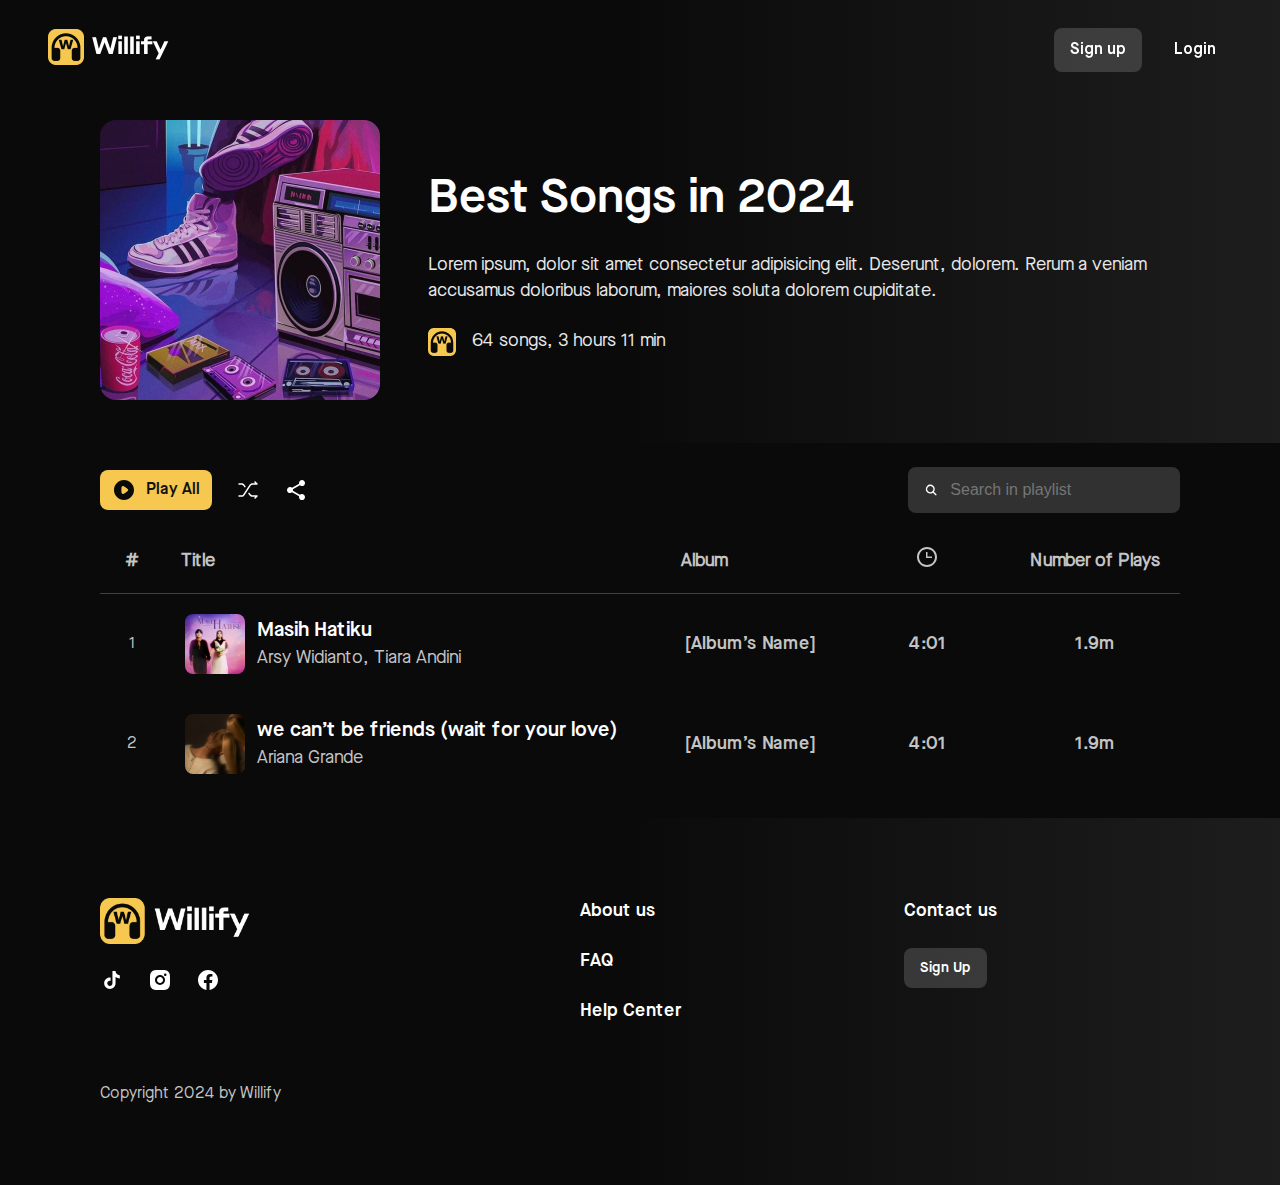
<file: song-list.html>
<!DOCTYPE html>
<html lang="en">

<head>
    <meta charset="UTF-8">
    <meta name="viewport" content="width=device-width, initial-scale=1.0">
    <title>Willify</title>
    <link rel="preconnect" href="https://fonts.googleapis.com">
    <link rel="preconnect" href="https://fonts.gstatic.com" crossorigin>
    <link
        href="https://fonts.googleapis.com/css2?family=Roboto:ital,wght@0,100;0,300;0,400;0,500;0,700;0,900;1,100;1,300;1,400;1,500;1,700;1,900&display=swap"
        rel="stylesheet">
    <link rel="stylesheet" href="/css/style.css">
</head>

<body>
    <nav id="navbar-willify" class="navbar-willify">
        <a href="/index.html" class="nav-logo">
            <img src="/assets/images/logo.png" alt="logo-willify">
        </a>
        <div class="nav-items">
            <a href="/register.html" class="btn btn-auth-signup">Sign up</a>
            <a href="/login.html" class="btn btn-auth-login">Login</a>
        </div>
        <button type="button" id="btn-offcanvas" class="btn-toggle"><svg width="18" height="12" viewBox="0 0 18 12"
                fill="none" xmlns="http://www.w3.org/2000/svg">
                <path d="M0.75 0.75H17.25M0.75 6H17.25M0.75 11.25H17.25" stroke="white" stroke-width="1.5"
                    stroke-linecap="round" stroke-linejoin="round" />
            </svg>
        </button>
    </nav>
    <div id="offcanvas" class="offcanvas">
        <div class="offcanvas-wrapper">
            <div class="offcanvas-header">
                <img src="/assets/images/logo.png" alt="offcanvas-logo">
                <button class="offcanvas-close" id="btnoffcanvasclose"><svg width="15" height="13" viewBox="0 0 15 13"
                        fill="none" xmlns="http://www.w3.org/2000/svg">
                        <path d="M1 12L14 1M1.00001 1L14 12" stroke="white" stroke-width="1.5" stroke-linecap="round"
                            stroke-linejoin="round" />
                    </svg>
                </button>
            </div>
            <div class="offcanvas-body">
                <div class="menu">
                    <a href="/register.html" class="btn btn-auth-signup">Sign Up</a>
                    <a href="/login.html" class="btn btn-auth-login">Login</a>
                </div>
            </div>
        </div>
    </div>

    <header class="hero-best-song">
        <div class="wrapper">
            <div class="breadcrumb-search">
                <a href="index.html" class="breadcrumb">
                    <svg width="16" height="16" viewBox="0 0 16 16" fill="none" xmlns="http://www.w3.org/2000/svg">
                        <path d="M10.5 13L5.5 8L10.5 3" stroke="white" stroke-width="1.5" stroke-linecap="round"
                            stroke-linejoin="round" />
                    </svg>
                </a>
                <div class="search">
                    <svg width="16" height="16" viewBox="0 0 16 16" fill="none" xmlns="http://www.w3.org/2000/svg">
                        <path fill-rule="evenodd" clip-rule="evenodd"
                            d="M9.96498 11.026C8.9497 11.7739 7.68931 12.1106 6.43631 11.9686C5.18331 11.8266 4.03024 11.2164 3.20811 10.2602C2.38598 9.30403 1.9555 8.07251 2.00293 6.81238C2.05036 5.55225 2.57218 4.35658 3.46386 3.4649C4.35554 2.57322 5.55121 2.05139 6.81134 2.00397C8.07148 1.95654 9.30299 2.38701 10.2592 3.20915C11.2154 4.03128 11.8256 5.18435 11.9676 6.43735C12.1096 7.69035 11.7729 8.95074 11.025 9.96601L13.78 12.72C13.8537 12.7887 13.9128 12.8715 13.9538 12.9635C13.9947 13.0555 14.0168 13.1548 14.0186 13.2555C14.0203 13.3562 14.0018 13.4562 13.9641 13.5496C13.9264 13.643 13.8702 13.7278 13.799 13.7991C13.7278 13.8703 13.643 13.9264 13.5496 13.9641C13.4562 14.0019 13.3562 14.0204 13.2555 14.0186C13.1548 14.0168 13.0554 13.9948 12.9634 13.9538C12.8714 13.9128 12.7886 13.8537 12.72 13.78L9.96498 11.026ZM10.5 7.00001C10.5 7.92827 10.1312 8.81851 9.47485 9.47489C8.81847 10.1313 7.92823 10.5 6.99998 10.5C6.07172 10.5 5.18148 10.1313 4.5251 9.47489C3.86872 8.81851 3.49998 7.92827 3.49998 7.00001C3.49998 6.07176 3.86872 5.18152 4.5251 4.52514C5.18148 3.86876 6.07172 3.50001 6.99998 3.50001C7.92823 3.50001 8.81847 3.86876 9.47485 4.52514C10.1312 5.18152 10.5 6.07176 10.5 7.00001Z"
                            fill="white" />
                    </svg>
                    <input type="search" name="" placeholder="Search in playlist" class="search-song">
                </div>
            </div>
            <div class="thumbnail">
                <img src="/assets/images/best-song.png" class="best-song" alt="best-song">
            </div>
            <div class="information">
                <h3>Best Songs in 2024</h3>
                <p>Lorem ipsum, dolor sit amet consectetur adipisicing elit. Deserunt, dolorem. Rerum a veniam accusamus
                    doloribus laborum, maiores soluta dolorem cupiditate.</p>
                <div class="song-count">
                    <img src="/assets/images/mini-logo.png" class="mini-logo" alt="mini-logo">
                    <div>64 songs, 3 hours 11 min</div>
                </div>
            </div>
        </div>
    </header>

    <section class="songs">
        <div class="action">
            <div class="action-play">
                <button class="btn-play"><svg width="24" height="24" viewBox="0 0 24 24" fill="none"
                        xmlns="http://www.w3.org/2000/svg">
                        <path
                            d="M12 2C17.5116 2 22 6.48625 22 12.0058C22 17.5137 17.5116 22 12 22C6.48842 22 2 17.5137 2 12.0058C2 6.48625 6.48842 2 12 2ZM10.861 8.02991C10.6486 8.02991 10.4459 8.07815 10.2529 8.17463C10.0116 8.3097 9.81853 8.52195 9.71236 8.77279C9.64479 8.94645 9.53861 9.46744 9.53861 9.47709C9.43243 10.0463 9.37452 10.9725 9.37452 11.9952C9.37452 12.9706 9.43243 13.8572 9.51931 14.4361C9.52896 14.4457 9.63514 15.0921 9.75097 15.314C9.96332 15.7192 10.3784 15.9701 10.8224 15.9701H10.861C11.1506 15.9604 11.7587 15.7096 11.7587 15.7C12.7819 15.2754 14.7992 13.9537 15.61 13.0757L15.668 13.0178C15.7741 12.9117 15.9093 12.7477 15.9382 12.7091C16.0927 12.5065 16.1699 12.2557 16.1699 12.0058C16.1699 11.725 16.083 11.4645 15.9189 11.2523C15.8803 11.2137 15.7355 11.0497 15.6004 10.9146C14.8089 10.0656 12.7432 8.67631 11.6622 8.25181C11.4981 8.18524 11.083 8.03956 10.861 8.02991Z"
                            fill="#0A0A0A" />
                    </svg>Play All</button>
                <a href="" class="action"><svg width="24" height="24" viewBox="0 0 24 24" fill="none"
                        xmlns="http://www.w3.org/2000/svg">
                        <path
                            d="M21.75 17.9799C21.75 17.9599 21.74 17.9399 21.74 17.9199C21.73 17.8399 21.72 17.7599 21.69 17.6899C21.65 17.5999 21.6 17.5299 21.54 17.4599C21.54 17.4599 21.54 17.4499 21.53 17.4499C21.46 17.3799 21.38 17.3299 21.29 17.2899C21.2 17.2499 21.1 17.2299 21 17.2299L16.33 17.2499C16.33 17.2499 16.33 17.2499 16.32 17.2499C15.72 17.2499 15.14 16.9699 14.78 16.4899L13.56 14.9199C13.31 14.5899 12.84 14.5299 12.51 14.7899C12.18 15.0499 12.12 15.5099 12.38 15.8399L13.6 17.4099C14.25 18.2499 15.27 18.7499 16.33 18.7499H16.34L19.19 18.7399L18.48 19.4499C18.19 19.7399 18.19 20.2199 18.48 20.5099C18.63 20.6599 18.82 20.7299 19.01 20.7299C19.2 20.7299 19.39 20.6599 19.54 20.5099L21.54 18.5099C21.61 18.4399 21.66 18.3599 21.7 18.2699C21.73 18.1699 21.75 18.0699 21.75 17.9799Z"
                            fill="white" />
                        <path
                            d="M8.42 6.69001C7.77 5.79001 6.73 5.26001 5.62 5.26001C5.61 5.26001 5.61 5.26001 5.6 5.26001L3 5.27001C2.59 5.27001 2.25 5.61001 2.25 6.02001C2.25 6.43001 2.59 6.77001 3 6.77001L5.61 6.76001H5.62C6.25 6.76001 6.84 7.06001 7.2 7.57001L8.28 9.07001C8.43 9.27001 8.66 9.38001 8.89 9.38001C9.04 9.38001 9.2 9.33001 9.33 9.24001C9.67 8.99001 9.74 8.52001 9.5 8.19001L8.42 6.69001Z"
                            fill="white" />
                        <path
                            d="M21.74 6.07997C21.74 6.05997 21.75 6.03997 21.75 6.02997C21.75 5.92997 21.73 5.82997 21.69 5.73997C21.65 5.64997 21.6 5.56997 21.53 5.49997L19.53 3.49997C19.24 3.20997 18.76 3.20997 18.47 3.49997C18.18 3.78997 18.18 4.26997 18.47 4.55997L19.18 5.26997L16.45 5.25997C16.44 5.25997 16.44 5.25997 16.43 5.25997C15.28 5.25997 14.2 5.82997 13.56 6.79997L7.17 16.38C6.81 16.92 6.2 17.25 5.55 17.25H5.54L3 17.23C2.59 17.23 2.25 17.56 2.25 17.98C2.25 18.39 2.58 18.73 3 18.73L5.55 18.74C5.56 18.74 5.56 18.74 5.57 18.74C6.73 18.74 7.8 18.17 8.44 17.2L14.83 7.61997C15.19 7.07997 15.8 6.74997 16.45 6.74997H16.46L21 6.76997C21.1 6.76997 21.19 6.74997 21.29 6.70997C21.38 6.66997 21.46 6.61997 21.53 6.54997C21.53 6.54997 21.53 6.53997 21.54 6.53997C21.6 6.46997 21.66 6.39997 21.69 6.30997C21.72 6.23997 21.73 6.15997 21.74 6.07997Z"
                            fill="white" />
                    </svg>
                </a>
                <a href="" class="action"><svg width="24" height="24" viewBox="0 0 24 24" fill="none"
                        xmlns="http://www.w3.org/2000/svg">
                        <path
                            d="M18 22C17.1667 22 16.4583 21.7083 15.875 21.125C15.2917 20.5417 15 19.8333 15 19C15 18.8833 15.0083 18.7623 15.025 18.637C15.0417 18.5117 15.0667 18.3993 15.1 18.3L8.05 14.2C7.76667 14.45 7.45 14.646 7.1 14.788C6.75 14.93 6.38333 15.0007 6 15C5.16667 15 4.45833 14.7083 3.875 14.125C3.29167 13.5417 3 12.8333 3 12C3 11.1667 3.29167 10.4583 3.875 9.875C4.45833 9.29167 5.16667 9 6 9C6.38333 9 6.75 9.071 7.1 9.213C7.45 9.355 7.76667 9.55067 8.05 9.8L15.1 5.7C15.0667 5.6 15.0417 5.48767 15.025 5.363C15.0083 5.23833 15 5.11733 15 5C15 4.16667 15.2917 3.45833 15.875 2.875C16.4583 2.29167 17.1667 2 18 2C18.8333 2 19.5417 2.29167 20.125 2.875C20.7083 3.45833 21 4.16667 21 5C21 5.83333 20.7083 6.54167 20.125 7.125C19.5417 7.70833 18.8333 8 18 8C17.6167 8 17.25 7.92933 16.9 7.788C16.55 7.64667 16.2333 7.45067 15.95 7.2L8.9 11.3C8.93333 11.4 8.95833 11.5127 8.975 11.638C8.99167 11.7633 9 11.884 9 12C9 12.116 8.99167 12.237 8.975 12.363C8.95833 12.489 8.93333 12.6013 8.9 12.7L15.95 16.8C16.2333 16.55 16.55 16.3543 16.9 16.213C17.25 16.0717 17.6167 16.0007 18 16C18.8333 16 19.5417 16.2917 20.125 16.875C20.7083 17.4583 21 18.1667 21 19C21 19.8333 20.7083 20.5417 20.125 21.125C19.5417 21.7083 18.8333 22 18 22Z"
                            fill="white" />
                    </svg>

                </a>
            </div>
            <div class="search">
                <svg width="16" height="16" viewBox="0 0 16 16" fill="none" xmlns="http://www.w3.org/2000/svg">
                    <path fill-rule="evenodd" clip-rule="evenodd"
                        d="M9.96498 11.026C8.9497 11.7739 7.68931 12.1106 6.43631 11.9686C5.18331 11.8266 4.03024 11.2164 3.20811 10.2602C2.38598 9.30403 1.9555 8.07251 2.00293 6.81238C2.05036 5.55225 2.57218 4.35658 3.46386 3.4649C4.35554 2.57322 5.55121 2.05139 6.81134 2.00397C8.07148 1.95654 9.30299 2.38701 10.2592 3.20915C11.2154 4.03128 11.8256 5.18435 11.9676 6.43735C12.1096 7.69035 11.7729 8.95074 11.025 9.96601L13.78 12.72C13.8537 12.7887 13.9128 12.8715 13.9538 12.9635C13.9947 13.0555 14.0168 13.1548 14.0186 13.2555C14.0203 13.3562 14.0018 13.4562 13.9641 13.5496C13.9264 13.643 13.8702 13.7278 13.799 13.7991C13.7278 13.8703 13.643 13.9264 13.5496 13.9641C13.4562 14.0019 13.3562 14.0204 13.2555 14.0186C13.1548 14.0168 13.0554 13.9948 12.9634 13.9538C12.8714 13.9128 12.7886 13.8537 12.72 13.78L9.96498 11.026ZM10.5 7.00001C10.5 7.92827 10.1312 8.81851 9.47485 9.47489C8.81847 10.1313 7.92823 10.5 6.99998 10.5C6.07172 10.5 5.18148 10.1313 4.5251 9.47489C3.86872 8.81851 3.49998 7.92827 3.49998 7.00001C3.49998 6.07176 3.86872 5.18152 4.5251 4.52514C5.18148 3.86876 6.07172 3.50001 6.99998 3.50001C7.92823 3.50001 8.81847 3.86876 9.47485 4.52514C10.1312 5.18152 10.5 6.07176 10.5 7.00001Z"
                        fill="white" />
                </svg>
                <input type="search" name="" placeholder="Search in playlist" class="search-song">
            </div>
        </div>
        <table class="table-song">
            <thead>
                <tr>
                    <th class="number">#</th>
                    <th class="title">Title</th>
                    <th class="album">Album</th>
                    <th class="time"><svg width="24" height="24" viewBox="0 0 24 24" fill="none"
                            xmlns="http://www.w3.org/2000/svg">
                            <path
                                d="M12 20C16.4 20 20 16.4 20 12C20 7.6 16.4 4 12 4C7.6 4 4 7.6 4 12C4 16.4 7.6 20 12 20ZM12 2C17.5 2 22 6.5 22 12C22 17.5 17.5 22 12 22C6.5 22 2 17.5 2 12C2 6.5 6.5 2 12 2ZM17 11.5V13H11V7H12.5V11.5H17Z"
                                fill="#C4C4C4" />
                        </svg>
                    </th>
                    <th class="plays">Number of Plays</th>
                </tr>
            </thead>
            <tbody>
                <tr>
                    <td class="number">1</td>
                    <td class="title">
                        <img src="/assets/images/music1.png" alt="music1">
                        <div class="song-information">
                            <h6>Masih Hatiku</h6>
                            <p>Arsy Widianto, Tiara Andini</p>
                        </div>
                    </td>
                    <td class="album">[Album’s Name]</td>
                    <td class="time">4:01</td>
                    <td class="plays">1.9m</td>
                </tr>
                <tr>
                    <td class="number">2</td>
                    <td class="title">
                        <img src="/assets/images/music3.png" alt="music1">
                        <div class="song-information">
                            <h6>we can’t be friends (wait for your love)</h6>
                            <p>Ariana Grande</p>
                        </div>
                    </td>
                    <td class="album">[Album’s Name]</td>
                    <td class="time">4:01</td>
                    <td class="plays">1.9m</td>
                </tr>
            </tbody>
        </table>
    </section>

    <footer>
        <div class="footer-wrapper">
            <div class="footer-primary">
                <div class="footer-item">
                    <div class="logos">
                        <img src="/assets/images/logo.png" class="logo" alt="logo">
                        <div class="sosmeds">
                            <div class="sosmed"><img src="/assets/images/footer-sosial-tiktok.svg" alt=""></div>
                            <div class="sosmed"><img src="/assets/images/footer-sosial-ig.svg" alt=""></div>
                            <div class="sosmed"><img src="/assets/images/footer-sosial-fb.svg" alt=""></div>
                        </div>
                    </div>
                </div>
                <div class="footer-item">
                    <div class="menus">
                        <div class="menu-1">
                            <a href="">About us</a>
                            <a href="">FAQ</a>
                            <a href="">Help Center</a>
                        </div>
                        <div class="menu-2">
                            <a href="">Contact us</a>
                            <a href="/register.html" class="btn-auth-signup">Sign Up</a>
                        </div>
                    </div>
                </div>
            </div>
            <div class="footer-copyright">
                Copyright 2024 by Willify
            </div>
        </div>
    </footer>

    <script src="/js/script.js"></script>
</body>

</html>
</file>
<file: css/style.css>
@font-face {
    font-family: 'Maison Neue Bold';
    src: url('/assets/fonts/Maison-Neue-Bold.ttf') format('truetype');
}
@font-face {
    font-family: 'Maison Neue Book';
    src: url('/assets/fonts/Maison-Neue-Book.ttf') format('truetype');
}
@font-face {
    font-family: 'Maison Neue Demi';
    src: url('/assets/fonts/Maison-Neue-Demi.ttf') format('truetype');
}

body{
    margin: 0px;
    padding: 0px;
    font-family: "Maison Neue Book", sans-serif;
    font-weight: unset;
    background-color: #0A0A0A;
    overflow-x: hidden;
}
h1,h2,h3,h4,h5,h6,p{
    margin: 0px;
}

.navbar-willify{
    min-height: 80px;
    padding: 0px 16px;
    display: flex;
    justify-content: space-between;
    align-items: center;
    position: fixed;
    top: 0%;
    left: 0%;
    right: 0%;
    background-color: transparent;
    transition: all ease-in-out 300ms;
    z-index: 1000;
}
@media only screen and (min-width: 481px) {
    .navbar-willify{
        min-height: 100px;
        padding: 0px 48px;
    }
}
.navbar-willify.navbar-scrolled{
    min-height: 80px;
    background: rgb(10,10,10);
    background: linear-gradient(90deg, rgba(10,10,10,1) 48%, rgba(29,29,29,1) 100%);;
    transition: all ease-in-out 300ms;
}
@media only screen and (min-width: 481px) {
    .navbar-willify.navbar-scrolled{
        min-height: 70px;
    }
}

.navbar-willify .nav-logo img{
    width: 94px;
    height: 28px;
}
@media only screen and (min-width: 481px) {
    .navbar-willify .nav-logo img{
        width: 121px;
        height: 36px;
    }
}

.navbar-willify .nav-items{
    display: none;
    flex-direction: row;
    column-gap: 16px;
}
@media only screen and (min-width: 481px) {
    .navbar-willify .nav-items{
        display: flex;
    }
}

.navbar-willify .nav-items .btn{
    padding: 10px 16px;
    font-size: 16px;
    line-height: 24px;
    border-radius: 8px;
    text-decoration: none;
    color: #FFFFFF;
    font-family: "Maison Neue Demi", sans-serif;
    transition: all ease-in-out 100ms;
}
.navbar-willify .nav-items .btn:hover{
    transition: all ease-in-out 100ms;
    color: #121212;
    background-color: #FFFFFF !important;
}
.navbar-willify .nav-items .btn.btn-auth-signup{
    background-color: #FFFFFF29;
}

.navbar-willify .btn-toggle{
    border: none;
    background-color: transparent;
    cursor: pointer;
}
@media only screen and (min-width: 481px) {
    .navbar-willify .btn-toggle{
        display: none;
     }
}

.offcanvas {

    /* z-index: 3000; */
    background-color: transparent;
    transition: all 200ms ease-in-out;
}

.offcanvas.show {
    position: fixed;
    top: 0;
    left: 0;
    bottom: 0;
    right: 0;
    transition: all 200ms ease-in-out;
    background-color: rgba(10, 10, 10, 0.5);
    z-index: 3000;
}

.offcanvas-wrapper {
    position: fixed;
    top: 0;
    left: -330px;
    width: 300px;
    height: 100%;
    background-color: #fff;
    padding-left: 16px;
    padding-right: 16px;
    transition: all 200ms ease-in-out;
    background-color: #0A0A0A;
}
.offcanvas-wrapper .offcanvas-header{
    display: flex;
    flex-direction: row;
    justify-content: space-between;
    align-items: center;
    min-height: 74px;
}
.offcanvas-wrapper .offcanvas-header img{
    width: 94px;
    height: 28px;
}
.offcanvas-wrapper .offcanvas-body{
    padding: 16px 0px;
}
.offcanvas-wrapper .offcanvas-body .menu{
    display: flex;
    flex-direction: column;
    row-gap: 16px;
}
.offcanvas-wrapper .offcanvas-body .menu .btn{
     padding: 10px 16px;
    font-size: 16px;
    line-height: 24px;
    border-radius: 8px;
    text-decoration: none;
    color: #FFFFFF;
    font-family: "Maison Neue Demi", sans-serif;
    transition: all ease-in-out 100ms;
    width: fit-content;
}
.offcanvas-wrapper .offcanvas-body .menu .btn:hover{
    transition: all ease-in-out 100ms;
    color: #121212;
    background-color: #FFFFFF !important;
}
.offcanvas-wrapper .offcanvas-body .menu .btn.btn-auth-signup{
    background-color: #FFFFFF29;
}

.offcanvas-wrapper .offcanvas-header .offcanvas-close{
    border: none;
    background-color: transparent;
    cursor: pointer;
}

.offcanvas.show .offcanvas-wrapper {
    left: 0;
    transition: all 200ms ease-in-out;
}

header{
    background-image: url('/assets/images/Background.jpg');
    background-size: cover;
    background-repeat: no-repeat;
    background-position: center;
    padding-bottom: 60px;
}
@media only screen and (min-width: 481px) {
    header{
        padding-bottom: 100px;
    }
}

header.hero{
    padding-top: 120px;
}
header.hero .hero-top{
    display: flex;
    flex-direction: column;
    row-gap: 32px;
    align-items: center;
}
@media only screen and (min-width: 481px) {
    header.hero .hero-top{
        display: grid;
        grid-template-columns: 1fr 1fr;
        column-gap: 48px;
        align-items: center;
    }
}

header.hero .hero-top .hero-left{
    padding-left: 16px;
}
@media only screen and (min-width: 481px) {
    header.hero .hero-top .hero-left{
        padding-left: 100px;
    }
}

header.hero .hero-top .hero-left h1{
    font-size: 32px;
    line-height: 44px;
    font-family: "Maison Neue Demi", sans-serif;
    color: #FFFFFF;
    margin-bottom: 32px;
}
@media only screen and (min-width: 481px) {
    header.hero .hero-top .hero-left h1{
        font-size: 48px;
        line-height: 56px;
    }
}
header.hero .hero-top .hero-left p{
    font-size: 14px;
    line-height: 20px;
    color: #E8E8E8;
    margin-bottom: 32px;
}
@media only screen and (min-width: 481px) {
    header.hero .hero-top .hero-left p{
        font-size: 18px;
        line-height: 26px;
        margin-bottom: 36px;
    }
}
header.hero .hero-top .hero-left .hero-action{
    display: flex;
    flex-direction: row;
    column-gap: 16px;
}
header.hero .hero-top .hero-left .hero-action .btn-explore{
    font-size: 12px;
    font-family: "Maison Neue Demi", sans-serif;
    line-height: 20px;
    text-align: left;
    padding: 8px 12px;
    background-color: #F7C84F;
    color: #121212;
    text-decoration: none;
    border-radius: 8px;
    transition: all ease-in-out 100ms;
}
@media only screen and (min-width: 481px) {
    header.hero .hero-top .hero-left .hero-action .btn-explore{
        font-size: 16px;
        line-height: 24px;
        padding: 10px 20px;
    }
}

header.hero .hero-top .hero-left .hero-action .btn-explore:hover{
    background-color: #f0b726;
    transition: all ease-in-out 100ms;
}

header.hero .hero-top .hero-left .hero-action .btn-learn{
    font-size: 12px;
    font-family: "Maison Neue Demi", sans-serif;
    line-height: 20px;
    text-align: left;
    padding: 8px 12px;
    background-color: #FFFFFF3D;
    color: #FFFFFF;
    text-decoration: none;
    border-radius: 8px;
}
@media only screen and (min-width: 481px) {
    header.hero .hero-top .hero-left .hero-action .btn-learn{
        font-size: 16px;
        line-height: 24px;
        padding: 10px 20px;
    }
}

header.hero .hero-top .hero-left .hero-action .btn-learn:hover{
    background-color: #FFFFFF;
    color: #121212;
    transition: all ease-in-out 100ms;
}

header.hero .hero-top .hero-right img.illustration-mobile{
    width: 100%;
}
header.hero .hero-top .hero-right img.illustration-desktop{
    width: 100%;
    display: none;
}
@media only screen and (min-width: 481px) {
    header.hero .hero-top .hero-right img.illustration-mobile{
        width: 100%;
        display: none;
    }
}
@media only screen and (min-width: 481px) {
    header.hero .hero-top .hero-right img.illustration-desktop{
        width: 100%;
        display: block;
    }
}

header.hero .hero-integrated{
    padding-left: 16px;
}
@media only screen and (min-width: 481px) {
    header.hero .hero-integrated{
        padding-left: 100px;
    }
}
header.hero .hero-integrated p{
    color: #E8E8E8;
    margin-bottom: 16px;
    line-height: 20px;
}
@media only screen and (min-width: 481px) {
    header.hero .hero-integrated p{
        margin-bottom: 18px;
        line-height: 26px;
    }
}
header.hero .hero-integrated .logos{
    display: flex;
    flex-direction: row;
    column-gap: 16px;
}
header.hero .hero-integrated .logos .logo img{
    width: 80px;
    height: 40px;
}
@media only screen and (min-width: 481px) {
    header.hero .hero-integrated .logos .logo img{
        width: 120px;
        height: 60px;
    }
}

section#features{
    padding-left: 16px;
    padding-right: 16px;
    margin-bottom: 60px;
}
@media only screen and (min-width: 481px) {
    section#features{
        padding-left: 100px;
        padding-right: 100px;
        margin-bottom: 80px;
    }
}

section#features .features-wrapper{
    display: grid;
    grid-template-columns: 1fr;
    grid-gap: 12px;
}
@media only screen and (min-width: 481px) {
    section#features .features-wrapper{
        display: grid;
        grid-template-columns: 1fr 1fr 1fr;
        grid-gap: 60px;
    }
}
section#features .features-wrapper .item{
    border-radius: 8px;
    overflow: hidden;
    border: none;
    background-color: #141414;
}
section#features .features-wrapper .item img{
    height: 240px;
    width: 100%;
    object-fit: cover;
    border: none;
}
@media only screen and (min-width: 481px) {
    section#features .features-wrapper .item img{
        height: 320px;
    }
}
section#features .features-wrapper .item .item-content{
    background-color: #141414;
    height: 140px;
    padding: 16px;
    margin: 0px;
}
@media only screen and (min-width: 481px) {
    section#features .features-wrapper .item .item-content{
        height: 200px;
        padding: 32px;
    }
}
section#features .features-wrapper .item .item-content h5.item-title{
    color: #FFFFFF;
    font-size: 16px;
    line-height: 24px;
    font-family: "Maison Neue Demi", sans-serif;
    margin-bottom: 16px;
}
@media only screen and (min-width: 481px) {
    section#features .features-wrapper .item .item-content h5.item-title{
        font-size: 24px;
        line-height: 32px;
    }
}
section#features .features-wrapper .item .item-content p.item-text{
    color: #C2C2C2;
    font-size: 14px;
    line-height: 20px;
}
@media only screen and (min-width: 481px) {
    section#features .features-wrapper .item .item-content p.item-text{
        font-size: 18px;
        line-height: 26px;
    }
}

section.section-songs{
    padding-left: 16px;
    padding-right: 16;
    padding-bottom: 60px;
    display: flex;
    flex-direction: column;
    row-gap: 32px;
}
@media only screen and (min-width: 481px) {
    section.section-songs{
        padding-left: 100px;
        padding-right: 100px;
        padding-top: 80px;
        padding-bottom: 80px;
        display: flex;
        flex-direction: column;
        row-gap: 48px;
    }
}
section.section-songs .views-all{
    display: flex;
    justify-content: space-between;
}
section.section-songs .views-all h3{
    color: #FFFFFF;
    font-size: 20px;
    line-height: 28px;
    font-family: "Maison Neue Demi", sans-serif;
}
@media only screen and (min-width: 481px) {
    section.section-songs .views-all h3{
        font-size: 32px;
    }
}
section.section-songs .views-all .view-all-action-desktop{
    display: none;
}
@media only screen and (min-width: 481px) {
    section.section-songs .views-all .view-all-action-desktop{
        display: flex;
        flex-direction: row;
        column-gap: 16px;
        align-items: center;
    }
}
section.section-songs .views-all .view-all-action-desktop .btn-view-all{
    padding: 10px 20px;
    font-size: 16px;
    line-height: 24px;
    background-color: #FFFFFF3D;
    color: #FFFFFF;
    text-decoration: none;
    border-radius: 8px;
    font-family: "Maison Neue Demi", sans-serif;
}

section.section-songs .views-all .view-all-action-desktop .btn-view-all:hover{
    background-color: #FFFFFF;
    color: #121212;
    transition: all ease-in-out 100ms;
}

section.section-songs .views-all .view-all-action-desktop .arrows{
    display: flex;
    flex-direction: row;
    column-gap: 16px;
    align-items: center;
}
section.section-songs .views-all .view-all-action-desktop .arrows .btn-arrow-left{
    position: relative;
    width: 44px;
    height: 44px;
    margin: 0px;
    border-radius: 50%;
    border: solid 1px #404040;
    color: #404040;
    font-size: 20px;
    line-height: 0px;
    background-color: transparent;
    transition: all ease-in-out 100ms;
}
section.section-songs .views-all .view-all-action-desktop .arrows .btn-arrow-left svg{
    position: absolute;
    top: 50%;
     right: 50%;
     transform: translate(50%, -50%);
}
section.section-songs .views-all .view-all-action-desktop .arrows .btn-arrow-left:hover{
    border: solid 1px #FFFFFF;
    color: #0A0A0A;
    background-color: #FFFFFF;
    transition: all ease-in-out 100ms;
}
section.section-songs .views-all .view-all-action-desktop .arrows .btn-arrow-right{
    position: relative;
    width: 44px;
    height: 44px;
    margin: 0px;
    border-radius: 50%;
    border: solid 1px #FFFFFF;
    color: #FFFFFF;
    font-size: 20px;
    line-height: 0px;
    background-color: transparent;
    transition: all ease-in-out 100ms;
}

section.section-songs .views-all .view-all-action-desktop .arrows .btn-arrow-right svg{
    position: absolute;
    top: 50%;
     right: 50%;
     transform: translate(50%, -50%);
}
section.section-songs .views-all .view-all-action-desktop .arrows .btn-arrow-right:hover{
    background-color: #FFFFFF;
    color: #0A0A0A;
    transition: all ease-in-out 100ms;
}
section.section-songs .songs{
    display: flex;
    flex-direction: column;
    row-gap: 24px;
}
@media only screen and (min-width: 481px) {
    section.section-songs .songs{
        display: grid;
        grid-template-columns: 1fr 1fr;
        row-gap: 24px;
        column-gap: 48px;
    }
}
section.section-songs .songs .item{
    display: flex;
    flex-direction: row;
    justify-content: space-between;
    align-items: center;
}
section.section-songs .songs .item .song{
    display: flex;
    flex-direction: row;
    column-gap: 12px;
    align-items: center;
    text-decoration: none;
}
@media only screen and (min-width: 481px) {
    section.section-songs .songs .item .song{
        column-gap: 16px;
        align-items: center;
    }
}
section.section-songs .songs .item .thumbnail{
    position: relative;
}
section.section-songs .songs .item .thumbnail img.song-img{
    width: 48px;
    height: 48px;
    border-radius: 8px;
    }
@media only screen and (min-width: 481px) {
    section.section-songs .songs .item .thumbnail img.song-img{
        width: 80px;
        height: 80px;
        border-radius: 0px;
    }
}
section.section-songs .songs .item .thumbnail .thumbnail-overlay{
    background-color: #0A0A0A;
    opacity: 0.5;
    display: none;
    position: absolute;
    top: 0;
    bottom: 0;
    left: 0;
    right: 0;
    transition: all ease-in-out 200ms;
}
section.section-songs .songs .item .thumbnail .play{
    display: none;
    position: absolute;
    top: 50%;
    right: 50%;
    transform: translate(50%, -50%);
    transition: all ease-in-out 200ms;
}
section.section-songs .songs .item .song .song-title{
    color: #FFFFFF;
    font-size: 16px;
    line-height: 24px;
}
@media only screen and (min-width: 481px) {
    section.section-songs .songs .item .song .song-title{
        font-size: 20px;
        line-height: 28px;
    }
}
section.section-songs .songs .item .song .song-information{
    color: #C2C2C2;
    display: flex;
    flex-direction: row;
    column-gap: 0px;
    font-size: 14px;
    line-height: 20px;
}
@media only screen and (min-width: 481px) {
    section.section-songs .songs .item .song .song-information{
        column-gap: 6px;
        font-size: 18px;
        line-height: 26px;
    }
}
section.section-songs .songs .item .song-action{
    display: none;
    flex-direction: row;
    column-gap: 24px;
    transition: all ease-in-out 200ms;
}
section.section-songs .songs .item:hover .song-action{
    display: flex;
    flex-direction: row;
    column-gap: 24px;
    transition: all ease-in-out 200ms;
}
section.section-songs .songs .item:hover .song-title{
    white-space: nowrap;
    width: 300px;
    overflow: hidden;
    text-overflow: ellipsis;
}
section.section-songs .songs .item:hover .song-information{
    white-space: nowrap;
    width: 300px;
    overflow: hidden;
    text-overflow: ellipsis;
}
section.section-songs .songs .item:hover .thumbnail .thumbnail-overlay{
    display: block;
    transition: all ease-in-out 200ms;
}
section.section-songs .songs .item:hover .thumbnail .play{
    display: block;
    transition: all ease-in-out 200ms;
}
section.section-songs .songs .item:hover .song-content{
    white-space: nowrap;
    width: 150px;
    overflow: hidden;
    text-overflow: ellipsis;
}
@media only screen and (min-width: 481px) {
    section.section-songs .songs .item:hover .song-content{
        white-space: unset;
        width: unset;
        overflow: unset;
        text-overflow: unset;
    }

}


header.hero-best-song{
    background: rgb(10,10,10);
    background: linear-gradient(90deg, rgba(10,10,10,1) 48%, rgba(29,29,29,1) 100%);
    padding-top: 80px;
    padding-left: 16px;
    padding-right: 16px;
    padding-bottom: 24px;
}

header.hero-best-song .wrapper{
    display: flex;
    flex-direction: column;
    row-gap: 32px;
}


header.hero-best-song .wrapper .thumbnail{
    text-align: center;
}

header.hero-best-song .wrapper img.best-song{
    width: 240px;
    height: 240px;
    border-radius: 16px;
}
@media only screen and (min-width: 481px) {
    header.hero-best-song{
        padding-top: 120px;
        padding-bottom: 36px;
        padding-left: 100px;
        padding-right: 100px;
    }
}
header.hero-best-song .wrapper .breadcrumb-search{
    display: flex;
    flex-direction: column;
    row-gap: 12px;
}
header.hero-best-song .wrapper .breadcrumb-search .breadcrumb{
    position: relative;
    width: 32px;
    height: 32px;
    margin: 0px;
    border-radius: 50%;
    color: #404040;
    font-size: 20px;
    line-height: 0px;
    background-color: rgba(255, 255, 255, 0.12);
    transition: all ease-in-out 100ms;
    text-decoration: none;
}
header.hero-best-song .wrapper .breadcrumb-search .breadcrumb svg{
   position: absolute;
   top: 50%;
    right: 50%;
    transform: translate(50%, -50%);
}
header.hero-best-song .wrapper .breadcrumb-search .breadcrumb:hover{
    color: #0A0A0A;
    background-color: #FFFFFF;
    transition: all ease-in-out 100ms;
}
header.hero-best-song .wrapper .breadcrumb-search .search{
    padding: 10px 16px;
    display: flex;
    flex-direction: row;
    column-gap: 10px;
    align-items: center;
    background-color: rgba(255, 255, 255, 0.16);
    border-radius: 8px;
}
header.hero-best-song .wrapper .breadcrumb-search .search-song{
    width: 100%;
    background-color: transparent;
    border: none;
    outline: none;
    color: #D9D9D9;
    font-size: 14px;
    line-height: 20px;
}
@media only screen and (min-width: 481px) {
    header.hero-best-song .wrapper .breadcrumb-search{
        display: none;
    }
}
@media only screen and (min-width: 481px) {
    header.hero-best-song .wrapper{
        display: flex;
        flex-direction: row;
        column-gap: 48px;
        align-items: center;
    }
}
@media only screen and (min-width: 481px) {
    header.hero-best-song .wrapper img.best-song{
        width: 280px;
        height: 280px;
        border-radius: 16px;
    }
}
header.hero-best-song .wrapper .information{
    display: flex;
    flex-direction: column;
    row-gap: 12px;
}
@media only screen and (min-width: 481px) {
    header.hero-best-song .wrapper .information{
        display: flex;
        flex-direction: column;
        row-gap: 24px;
    }
}
header.hero-best-song .wrapper .information h3{
    font-size: 24px;
    font-family: "Maison Neue Demi", sans-serif;
    line-height: 32px;
    color: #FFFFFF;
}
@media only screen and (min-width: 481px) {
    header.hero-best-song .wrapper .information h3{
        font-size: 48px;
        line-height: 56px;
        color: #FFFFFF;
    }
}
header.hero-best-song .wrapper .information p{
    font-size: 14px;
    line-height: 20px;
    color: #E8E8E8;
}
@media only screen and (min-width: 481px) {
    header.hero-best-song .wrapper .information p{
        font-size: 18px;
        line-height: 26px;
        color: #E8E8E8;
    }
}
header.hero-best-song .wrapper .information .song-count{
    display: flex;
    flex-direction: row;
    column-gap: 8px;
}
@media only screen and (min-width: 481px) {
    header.hero-best-song .wrapper .information .song-count{
        display: flex;
        flex-direction: row;
        column-gap: 16px;
    }
}
header.hero-best-song .wrapper .information .song-count img.mini-logo{
    height: 24px;
    width: 24px;
}
@media only screen and (min-width: 481px) {
    header.hero-best-song .wrapper .information .song-count img.mini-logo{
        height: 28px;
        width: 28px;
    }
}
header.hero-best-song .wrapper .information .song-count div{
    font-size: 14px;
    line-height: 20px;
    color: #E8E8E8;
}
@media only screen and (min-width: 481px) {
    header.hero-best-song .wrapper .information .song-count div{
        font-size: 18px;
        line-height: 26px;
        color: #E8E8E8;
    }
}

section.songs{
    padding: 24px 16px;
    display: flex;
    flex-direction: column;
    row-gap: 16px;
}
@media only screen and (min-width: 481px) {
    section.songs{
        padding: 24px 100px;
        display: flex;
        flex-direction: column;
        row-gap: 16px;
    }
}
section.songs .action{
    display: flex;
    flex-direction: row;
    justify-content: space-between;
    align-items: center;
}
section.songs .action .action-play{
    display: flex;
    flex-direction: row;
    column-gap: 24px;
    align-items: center;
}
section.songs .action .action-play .btn-play{
    padding: 10px 16px;
    background-color: #F7C84F;
    color: #121212;
    border: none;
    border-radius: 8px;
    display: flex;
    flex-direction: row;
    column-gap: 10px;
    align-items: center;
    font-size: 14px;
    line-height: 20px;
    font-family: "Maison Neue Demi", sans-serif;
}
@media only screen and (min-width: 481px) {
    section.songs .action .action-play .btn-play{
        padding: 8px 12px;
        font-size: 16px;
        line-height: 24px;
    }
}

section.songs .action .search{
    display: none;
}
@media only screen and (min-width: 481px) {
    section.songs .action .search{
        padding: 10px 16px;
        display: flex;
        flex-direction: row;
        column-gap: 10px;
        align-items: center;
        background-color: rgba(255, 255, 255, 0.16);
        border-radius: 8px;
        width: 240px;
    }
}
section.songs .action .search .search-song{
    width: 100%;
    background-color: transparent;
    border: none;
    outline: none;
    color: #D9D9D9;
    font-size: 16px;
    line-height: 24px;
}
section.songs .table-song{
    color: #C4C4C4;
    padding: 0px;
    margin: 0px;
    border-spacing: 0px;
}
section.songs .table-song thead{
    color: #C4C4C4;
    font-size: 18px;
    line-height: 26px;
    display: none;
}
@media only screen and (min-width: 481px) {
    section.songs .table-song thead{
        color: #C4C4C4;
        font-size: 18px;
        line-height: 26px;
        display: table-header-group;
    }
}

section.songs .table-song thead th{
    border-bottom: 1px solid #404040;
}
section.songs .table-song thead th.number{
    padding: 16px;
    width: 40px;
    text-align: center;
}
section.songs .table-song thead th.title{
    padding: 16px;
    width: 100%;
    text-align: left;
}
@media only screen and (min-width: 481px) {
    section.songs .table-song thead th.title{
        width: 460px;
    }
}
section.songs .table-song thead th.album{
    padding: 16px;
    width: 212px;
    text-align: left;
}
section.songs .table-song thead th.time{
    text-align: center;
    padding: 16px;
    width: 212px;
}
section.songs .table-song thead th.plays{
    padding: 16px;
    width: 212px;
    text-align: center;
}
section.songs .table-song tbody td{
    display: none;
    padding: 16px 0px !important;
    }
@media only screen and (min-width: 481px) {
    section.songs .table-song tbody td{
        display: table-cell;
        padding: 20px !important;
    }
}
section.songs .table-song tbody td.number{
    padding: 20px;
    width: 40px;
    text-align: center;
}
section.songs .table-song tbody td.title{
    padding: 20px;
    width: 100%;
    text-align: left;
    display: flex;
    flex-direction: row;
    column-gap: 12px;
    align-items: center;
}
@media only screen and (min-width: 481px) {
    section.songs .table-song tbody td.title{
        width: 460px;
    }
}
section.songs .table-song tbody td.title img{
    width: 60px;
    height: 60px;
    border-radius: 8px;
}
section.songs .table-song tbody td.title .song-information h6{
    font-size: 16px;
    line-height: 24px;
    font-family: "Maison Neue Demi", sans-serif;
    color: #FFFFFF;
}
@media only screen and (min-width: 481px) {
    section.songs .table-song tbody td.title .song-information h6{
        font-size: 20px;
        line-height: 28px;
    }
}
section.songs .table-song tbody td.title .song-information p{
    font-size: 14px;
    line-height: 20px;
}
@media only screen and (min-width: 481px) {
    section.songs .table-song tbody td.title .song-information p{
        font-size: 18px;
        line-height: 26px;
    }
}
section.songs .table-song tbody td.album{
    padding: 20px;
    width: 212px;
    text-align: left;
    font-family: "Maison Neue Demi", sans-serif;
    font-size: 18px;
    line-height: 26px;
}
section.songs .table-song tbody td.time{
    text-align: center;
    padding: 16px;
    width: 212px;
    font-family: "Maison Neue Demi", sans-serif;
    font-size: 18px;
    line-height: 26px;
}
section.songs .table-song tbody td.plays{
    padding: 20px;
    width: 212px;
    text-align: center;
    font-family: "Maison Neue Demi", sans-serif;
    font-size: 18px;
    line-height: 26px;
}

header.hero-about{
    padding-top: 120px;
    padding-bottom: 60px;
    padding-left: 16px;
    padding-right: 16px;
    display: flex;
    flex-direction: column;
    row-gap: 36px;
    align-items: center;
    justify-content: center;
    }
@media only screen and (min-width: 481px) {
    header.hero-about{
        padding-top: 160px;
        padding-bottom: 60px;
        padding-left: 100px;
        padding-right: 100px;
        row-gap: 48px;
    }

}
header.hero-about .wrapper-about{
    display: flex;
    flex-direction: column;
    row-gap: 36px;
}
@media only screen and (min-width: 481px) {
    header.hero-about .wrapper-about{
        row-gap: 48px;
        max-width: 720px;
    }

}
header.hero-about .wrapper-about h1{
    text-align: center;
    color: #FFFFFF;
    font-family: 'Maison Neue Demi';
    font-size: 24px;
    line-height: 32px;
}
@media only screen and (min-width: 481px) {
    header.hero-about .wrapper-about h1{
        text-align: center;
        color: #FFFFFF;
        font-family: 'Maison Neue Demi';
        font-size: 36px;
        line-height: 44px;
    }

}
header.hero-about .wrapper-about p{
    text-align: center;
    color: #E8E8E8;
    font-family: 'Maison Neue Book';
    font-size: 14px;
    line-height: 20px;
}
@media only screen and (min-width: 481px) {
    header.hero-about .wrapper-about p{
        text-align: center;
        color: #E8E8E8;
        font-family: 'Maison Neue Book';
        font-size: 18px;
        line-height: 26px;
    }

}

section.how{
    padding-top: 24px;
    padding-bottom: 60px;
    padding-left: 16px;
    padding-right: 16px;
    display: flex;
    flex-direction: column;
    row-gap: 48px;
    align-items: center;
    justify-content: center;
}
@media only screen and (min-width: 481px) {
    section.how{
        padding-top: 60px;
        padding-bottom: 60px;
        padding-left: 100px;
        padding-right: 100px;
        display: flex;
        flex-direction: column;
        row-gap: 48px;
        align-items: center;
        justify-content: center;
    }

}
section.how h3{
    text-align: center;
    font-size: 20px;
    line-height: 28px;
    font-family: 'Maison Neue Demi';
    color: #FFFFFF;
}
@media only screen and (min-width: 481px) {
    section.how h3{
        text-align: center;
        font-size: 28px;
        line-height: 36px;
        font-family: 'Maison Neue Demi';
        color: #FFFFFF;
    }

}
section.how .explains{
    display: grid;
    grid-template-columns: 1fr;
    column-gap: 48px;
    row-gap: 48px;
}
@media only screen and (min-width: 481px) {
    section.how .explains{
        display: grid;
        grid-template-columns: 1fr 1fr 1fr 1fr;
        grid-gap: 48px;
        align-items: start;
    }
}
section.how .explains .explain-item{
    display: flex;
    flex-direction: column;
    row-gap: 12px;
    justify-content: center;
    align-items: center;
}
@media only screen and (min-width: 481px) {
    section.how .explains .explain-item{
        display: flex;
        flex-direction: column;
        row-gap: 24px;
        justify-content: center;
        align-items: center;
    }
}
section.how .explains .explain-item img{
    width: 160px;
    height: 160px;
    border-radius: 50%;
    object-fit: cover;
    object-position: center;
}
section.how .explains .explain-item h5{
    font-family: 'Maison Neue Demi';
    font-size: 16px;
    line-height: 24px;
    color: #FFFFFF;
    text-align: center;
}
@media only screen and (min-width: 481px) {
    section.how .explains .explain-item h5{
        font-family: 'Maison Neue Demi';
        font-size: 20px;
        line-height: 28px;
        color: #FFFFFF;
        text-align: center;
    }

}
section.how .explains .explain-item p{
    font-family: 'Maison Neue Book';
    font-size: 14px;
    line-height: 20px;
    color: #E8E8E8;
    text-align: center;
}
@media only screen and (min-width: 481px) {
    section.how .explains .explain-item p{
        font-family: 'Maison Neue Book';
        font-size: 18px;
        line-height: 26px;
        color: #E8E8E8;
        text-align: center;
    }

}

section.how-work{
    padding-top: 24px;
    padding-bottom: 60px;
    padding-left: 16px;
    padding-right: 16px;
    display: flex;
    flex-direction: column;
    row-gap: 36px;
    align-items: center;
    justify-content: center;
}
@media only screen and (min-width: 481px) {
    section.how-work{
        padding-top: 60px;
        padding-bottom: 60px;
        padding-left: 100px;
        padding-right: 100px;
        display: flex;
        flex-direction: column;
        row-gap: 48px;
        align-items: center;
        justify-content: center;
    }

}
section.how-work h3{
    text-align: center;
    font-size: 20px;
    line-height: 28px;
    font-family: 'Maison Neue Demi';
    color: #FFFFFF;
}
@media only screen and (min-width: 481px) {
    section.how-work h3{
        text-align: center;
        font-size: 28px;
        line-height: 36px;
        font-family: 'Maison Neue Demi';
        color: #FFFFFF;
    }

}
section.how-work p.subtitle{
    text-align: center;
    font-size: 14px;
    line-height: 20px;
    font-family: 'Maison Neue Book';
    color: #E8E8E8;
    max-width: 800px;
}
@media only screen and (min-width: 481px) {
    section.how-work p.subtitle{
        text-align: center;
        font-size: 18px;
        line-height: 26px;
        font-family: 'Maison Neue Book';
        color: #E8E8E8;
        max-width: 800px;
    }

}
section.how-work .works{
    display: grid;
    grid-template-columns: 1fr;
    row-gap: 36px;
}
@media only screen and (min-width: 481px) {
    section.how-work .works{
        display: grid;
        grid-template-columns: 1fr 1fr 1fr;
        grid-gap: 48px;
        align-items: start;
    }
}
section.how-work .works .work-item{
    display: flex;
    flex-direction: column;
    row-gap: 16px;
    justify-content: center;
    align-items: center;
}
@media only screen and (min-width: 481px) {
    section.how-work .works .work-item{
        display: flex;
        flex-direction: column;
        row-gap: 48px;
        justify-content: center;
        align-items: center;
    }
}
section.how-work .works .work-item img{
    width: 100%;
    height: 320px;
    border-radius: 8px;
    object-fit: cover;
    object-position: center;
}
@media only screen and (min-width: 481px) {
    section.how-work .works .work-item img{
        width: 100%;
        height: 360px;
        border-radius: 8px;
    }

}
section.how-work .works .work-item p{
    font-family: 'Maison Neue Book';
    font-size: 14px;
    line-height: 20px;
    color: #E8E8E8;
    text-align: center;
}
@media only screen and (min-width: 481px) {
    section.how-work .works .work-item p{
        font-family: 'Maison Neue Book';
        font-size: 18px;
        line-height: 26px;
        color: #E8E8E8;
        text-align: center;
    }
}

header.hero-auth{
    padding-top: 120px;
    padding-bottom: 60px;
    padding-left: 16px;
    padding-right: 16px;
    display: flex;
    flex-direction: column;
    row-gap: 48px;
    align-items: center;
    justify-content: center;
    margin: auto;
}
@media only screen and (min-width: 481px) {
    header.hero-auth{
        padding-top: 120px;
        padding-bottom: 60px;
        padding-left: 100px;
        padding-right: 100px;
        display: flex;
        flex-direction: column;
        row-gap: 48px;
        align-items: center;
        justify-content: center;
        margin: auto;
    }
}
header.hero-auth .wrapper-auth{
    display: flex;
    flex-direction: column;
    row-gap: 48px;
    align-items: center;
    justify-content: center;
}
@media only screen and (min-width: 481px) {
    header.hero-auth .wrapper-auth{
        max-width: 360px;
    }
}
header.hero-auth .wrapper-auth h3{
    font-family: 'Maison Neue Demi';
    font-size: 28px;
    line-height: 36px;
    color: #FFFFFF;
    text-align: center;
}
header.hero-auth .wrapper-auth .form-auth{
    display: flex;
    flex-direction: column;
    row-gap: 12px;
    align-items: center;
    justify-content: center;
}
header.hero-auth .wrapper-auth .password{
    display: flex;
    flex-direction: column;
    row-gap: 6px;
    align-items: center;
}
header.hero-auth .wrapper-auth .password small{
    color: #C2C2C2;
    padding: 0px 16px;
    font-size: 14px;
}
/* header.hero-auth .wrapper-auth .input{
    display: flex;
    flex-direction: row;
    column-gap: 10px;
    align-items: center;
    } */
header.hero-auth .wrapper-auth .input-auth{
    border-radius: 8px;
    width: 100%;
    background-color: rgba(255, 255, 255, 0.16);
    padding: 10px 16px;
    box-sizing: border-box;
    border: none;
    outline: none;
    color: #D9D9D9;
    font-size: 16px;
    line-height: 24px;
}
header.hero-auth .wrapper-auth select.input-auth{
    border-radius: 8px;
    width: 100%;
    background-color: rgba(255, 255, 255, 0.16);
    padding: 12.5px 16px !important;
    box-sizing: border-box;
    border: none;
    outline: none;
    color: #D9D9D9;
    font-size: 16px;
    line-height: 24px;
}
@media only screen and (min-width: 481px) {
    header.hero-auth .wrapper-auth .input-auth{
        width: 100%;
    }
}
header.hero-auth .wrapper-auth .btn-submit{
    width: 100%;
}
header.hero-auth .wrapper-auth .btn-submit{
    border: none;
    cursor: pointer;
    font-family: "Maison Neue Demi", sans-serif;
    text-align: center;
    background-color: #F7C84F;
    color: #121212;
    text-decoration: none;
    border-radius: 8px;
    transition: all ease-in-out 100ms;
    padding: 10px 20px;
    font-size: 16px;
    line-height: 24px;
}
header.hero-auth .wrapper-auth .btn-submit:hover{
    background-color: #f0b726;
    transition: all ease-in-out 100ms;
}

header.hero-song-detail{
    background: rgb(10,10,10);
    background: linear-gradient(90deg, rgba(10,10,10,1) 48%, rgba(29,29,29,1) 100%);
    padding-top: 120px;
    padding-left: 16px;
    padding-right: 16px;
    padding-bottom: 24px;
    display: flex;
    flex-direction: column;
    row-gap: 32px;
    align-items: center;
}
@media only screen and (min-width: 481px) {
    header.hero-song-detail{
        background: rgb(10,10,10);
        background: linear-gradient(90deg, rgba(10,10,10,1) 48%, rgba(29,29,29,1) 100%);
        padding-top: 120px;
        padding-left: 100px;
        padding-right: 100px;
        padding-bottom: 36px;
        display: flex;
        flex-direction: row;
        column-gap: 48px;
        align-items: center;
    }

}
header.hero-song-detail img.song-thumbnail{
    width: 240px;
    height: 240px;
    border-radius: 8px;
}
header.hero-song-detail .song-information{
    display: flex;
    flex-direction: column;
    row-gap: 32px;
    justify-content: center;
    align-items: center;
}
@media only screen and (min-width: 481px) {
    header.hero-song-detail .song-information{
        display: flex;
        flex-direction: column;
        row-gap: 22px;
    }
}
header.hero-song-detail .song-information .song-detail{
    display: flex;
    flex-direction: column;
    row-gap: 8px;
}
header.hero-song-detail .song-information .song-detail h3{
    font-size: 24px;
    line-height: 32px;
    text-align: center;
    color: #FFFFFF;
    font-family: "Maison Neue Demi", sans-serif;
}
@media only screen and (min-width: 481px) {
    header.hero-song-detail .song-information .song-detail h3{
        font-size: 36px;
        line-height: 44px;
        color: #FFFFFF;
        font-family: "Maison Neue Demi", sans-serif;
        text-align: left;
    }
}
header.hero-song-detail .song-information .song-detail p{
    font-size: 16px;
    line-height: 24px;
    color: #FFFFFF;
    font-family: "Maison Neue Book", sans-serif;
    text-align: center;
}
@media only screen and (min-width: 481px) {
    header.hero-song-detail .song-information .song-detail p{
        font-size: 20px;
        line-height: 28px;
        color: #FFFFFF;
        font-family: "Maison Neue Book", sans-serif;
        text-align: left;
    }

}
header.hero-song-detail .song-information .song-detail span{
    font-size: 14px;
    line-height: 20px;
    color: #C2C2C2;
    font-family: "Maison Neue Book", sans-serif;
    text-align: center;
}
@media only screen and (min-width: 481px) {
    header.hero-song-detail .song-information .song-detail span{
        font-size: 18px;
        line-height: 26px;
        color: #C2C2C2;
        font-family: "Maison Neue Book", sans-serif;
        text-align: left;
    }

}
header.hero-song-detail .song-information .song-play{
    font-family: "Maison Neue Demi", sans-serif;
    display: flex;
    flex-direction: row;
    column-gap: 10px;
    padding: 8px 12px;
    text-decoration: none;
    background-color: #F7C84F;
    border-radius: 8px;
    width: fit-content;
    font-size: 14px;
    line-height: 20px;
    color: #121212;
    transition: all ease-in-out 100ms;
}
@media only screen and (min-width: 481px) {
    header.hero-song-detail .song-information .song-play{
        font-family: "Maison Neue Demi", sans-serif;
        display: flex;
        flex-direction: row;
        column-gap: 10px;
        padding: 10px 20px;
        text-decoration: none;
        background-color: #F7C84F;
        border-radius: 8px;
        width: fit-content;
        font-size: 16px;
        line-height: 26px;
        color: #121212;
        transition: all ease-in-out 100ms;
    }

}
header.hero-song-detail .song-information .song-play:hover{
    background-color: #f0b726;
    transition: all ease-in-out 100ms;
}

section.song-detail-body{
    padding-top: 24px;
    padding-left: 16px;
    padding-right: 16px;
    padding-bottom: 80px;
}
@media only screen and (min-width: 481px) {
    section.song-detail-body{
        padding-top: 36px;
        padding-left: 100px;
        padding-right: 100px;
        padding-bottom: 80px;
    }
}
section.song-detail-body .wrapper-body{
    display: block;
}
@media only screen and (min-width: 481px) {
    section.song-detail-body .wrapper-body{
        display: flex;
        flex-wrap: nowrap;
        flex-direction: row;
        column-gap: 60px;
    }
}
section.tabs{
    width: 100%;
    display: grid;
    grid-template-columns: 1fr 1fr;
}
section.tabs .tab{
    padding: 16px;
    font-size: 14px;
    line-height: 20px;
    background-color: transparent;
    border: none;
    border-bottom: 1px solid transparent;
    font-family: "Maison Neue Demi", sans-serif;
    color: #D9D9D9;
    cursor: pointer;
}
section.tabs .tab.tab-active{
    border-bottom: 1px solid #F7C84F;
    color: #F7C84F;
}
section.tabs .tab:hover{
    border-bottom: 1px solid #F7C84F;
    color: #F7C84F;
}
section.song-detail-body .wrapper-body .body-detail{
    width: 100%;
    display: flex;
    flex-direction: column;
    row-gap: 60px;
}
@media only screen and (min-width: 481px) {
    section.song-detail-body .wrapper-body .body-detail{
        width: 70%;
        display: flex;
        flex-direction: column;
        row-gap: 60px;
    }
}
section.song-detail-body .wrapper-body .body-detail .music-video{
    display: flex;
    flex-direction: column;
    row-gap: 24px;
}
@media only screen and (min-width: 481px) {
    section.song-detail-body .wrapper-body .body-detail .music-video{
        display: flex;
        flex-direction: column;
        row-gap: 32px;
    }
}
section.song-detail-body .wrapper-body .body-detail .music-video h5{
    font-size: 20px;
    line-height: 28px;
    color: #FFFFFF;
    font-family: "Maison Neue Demi", sans-serif;
}
@media only screen and (min-width: 481px) {
    section.song-detail-body .wrapper-body .body-detail .music-video h5{
        font-size: 28px;
        line-height: 36px;
        color: #FFFFFF;
        font-family: "Maison Neue Demi", sans-serif;
    }
}
section.song-detail-body .wrapper-body .body-detail .music-video .video{
    aspect-ratio: 16/9;
    border-radius: 8px;
    overflow: hidden;
}
section.song-detail-body .wrapper-body .body-detail .featured-in{
    display: flex;
    flex-direction: column;
    row-gap: 24px;
}
@media only screen and (min-width: 481px) {
    section.song-detail-body .wrapper-body .body-detail .featured-in{
        display: flex;
        flex-direction: column;
        row-gap: 32px;
    }
}
section.song-detail-body .wrapper-body .body-detail .featured-in h5{
    font-size: 20px;
    line-height: 28px;
    color: #FFFFFF;
    font-family: "Maison Neue Demi", sans-serif;
}
@media only screen and (min-width: 481px) {
    section.song-detail-body .wrapper-body .body-detail .featured-in h5{
        font-size: 28px;
        line-height: 36px;
        color: #FFFFFF;
        font-family: "Maison Neue Demi", sans-serif;
    }
}
section.song-detail-body .wrapper-body .body-detail .featured-in .albums{
    display: grid;
    grid-template-columns: 1fr;
    grid-gap: 24px;
}
@media only screen and (min-width: 481px) {
    section.song-detail-body .wrapper-body .body-detail .featured-in .albums{
        display: grid;
        grid-template-columns: 1fr 1fr 1fr;
        grid-gap: 24px;
    }
}
section.song-detail-body .wrapper-body .body-detail .featured-in .albums .album{
    display: flex;
    flex-direction: column;
    row-gap: 18px;
}
@media only screen and (min-width: 481px) {
    section.song-detail-body .wrapper-body .body-detail .featured-in .albums .album{
        display: flex;
        flex-direction: column;
        row-gap: 24px;
    }
}
section.song-detail-body .wrapper-body .body-detail .featured-in .albums .album img{
    width: 100%;
    height: 220px;
    border-radius: 8px;
    object-fit: cover;
    object-position: center;
}
section.song-detail-body .wrapper-body .body-detail .featured-in .albums .album .album-detail{
    display: flex;
    flex-direction: column;
    row-gap: 4px;
}
section.song-detail-body .wrapper-body .body-detail .featured-in .albums .album .album-detail p{
    font-size: 14px;
    line-height: 20px;
    color: #D9D9D9;
}
@media only screen and (min-width: 481px) {
    section.song-detail-body .wrapper-body .body-detail .featured-in .albums .album .album-detail p{
        font-size: 18px;
        line-height: 26px;
        color: #D9D9D9;
    }

}
section.song-detail-body .wrapper-body .body-detail .featured-in .albums .album .album-detail h6{
    font-size: 20px;
    line-height: 28px;
    color: #FFFFFF;
}
@media only screen and (min-width: 481px) {
    section.song-detail-body .wrapper-body .body-detail .featured-in .albums .album .album-detail h6{
        font-size: 24px;
        line-height: 36px;
        color: #FFFFFF;
    }
}
section.song-detail-body .wrapper-body .body-detail .top-song{
    display: flex;
    flex-direction: column;
    row-gap: 24px;
}
@media only screen and (min-width: 481px) {
    section.song-detail-body .wrapper-body .body-detail .top-song{
        display: flex;
        flex-direction: column;
        row-gap: 32px;
    }
}
section.song-detail-body .wrapper-body .body-detail .top-song h5{
    font-size: 20px;
    line-height: 28px;
    color: #FFFFFF;
    font-family: "Maison Neue Demi", sans-serif;
}
@media only screen and (min-width: 481px) {
    section.song-detail-body .wrapper-body .body-detail .top-song h5{
        font-size: 28px;
        line-height: 36px;
        color: #FFFFFF;
        font-family: "Maison Neue Demi", sans-serif;
    }

}
section.song-detail-body .wrapper-body .body-detail .top-song .wrapper-songs{
    display: grid;
    grid-template-columns: 1fr;
    grid-gap: 24px;
}
@media only screen and (min-width: 481px) {
    section.song-detail-body .wrapper-body .body-detail .top-song .wrapper-songs{
        display: grid;
        grid-template-columns: 1fr 1fr;
        grid-gap: 48px;
    }
}
section.song-detail-body .wrapper-body .body-detail .top-song .songs{
    display: flex;
    flex-direction: column;
    row-gap: 24px;
}
section.song-detail-body .wrapper-body .body-detail .top-song .songs .song{
    display: flex;
    flex-direction: row;
    column-gap: 16px;
    align-items: center;
}
section.song-detail-body .wrapper-body .body-detail .top-song .songs .song img{
    width: 48px;
    height: 48px;
    object-fit: cover;
    object-position: center;
    border-radius: 8px;
}
@media only screen and (min-width: 481px) {
    section.song-detail-body .wrapper-body .body-detail .top-song .songs .song img{
        width: 64px;
        height: 64px;
        object-fit: cover;
        object-position: center;
        border-radius: 8px;
    }

}
section.song-detail-body .wrapper-body .body-detail .top-song .songs .song p{
    font-size: 16px;
    line-height: 24px;
    color: #FFFFFF;
    font-family: "Maison Neue Demi", sans-serif;
}
@media only screen and (min-width: 481px) {
    section.song-detail-body .wrapper-body .body-detail .top-song .songs .song p{
        font-size: 20px;
        line-height: 28px;
        color: #FFFFFF;
        font-family: "Maison Neue Demi", sans-serif;
    }

}
section.song-detail-body .wrapper-body .body-detail .top-song .songs .song span{
    font-size: 18px;
    line-height: 26px;
    color: #C2C2C2;
    font-family: "Maison Neue Book", sans-serif;
}
@media only screen and (min-width: 481px) {
    section.song-detail-body .wrapper-body .body-detail .top-song .songs .song span{
        font-size: 14px;
        line-height: 20px;
        color: #C2C2C2;
        font-family: "Maison Neue Book", sans-serif;
    }

}

section.song-detail-body .wrapper-body .body-detail .credits{
    display: flex;
    flex-direction: column;
    row-gap: 24px;
}
@media only screen and (min-width: 481px) {
    section.song-detail-body .wrapper-body .body-detail .credits{
        display: flex;
        flex-direction: column;
        row-gap: 32px;
    }

}
section.song-detail-body .wrapper-body .body-detail .credits h5{
    font-size: 20px;
    line-height: 28px;
    color: #FFFFFF;
    font-family: "Maison Neue Demi", sans-serif;
}
@media only screen and (min-width: 481px) {
    section.song-detail-body .wrapper-body .body-detail .credits h5{
        font-size: 28px;
        line-height: 36px;
        color: #FFFFFF;
        font-family: "Maison Neue Demi", sans-serif;
    }

}
section.song-detail-body .wrapper-body .body-detail .credits .wrapper-credits{
    display: flex;
    flex-direction: column;
    row-gap: 24px;
}
@media only screen and (min-width: 481px) {
    section.song-detail-body .wrapper-body .body-detail .credits .wrapper-credits{
        display: flex;
        flex-direction: column;
        row-gap: 32px;
    }

}
section.song-detail-body .wrapper-body .body-detail .credits .wrapper-credits .credit-items{
    display: flex;
    flex-direction: column;
    row-gap: 16px;
}
@media only screen and (min-width: 481px) {
    section.song-detail-body .wrapper-body .body-detail .credits .wrapper-credits .credit-items{
        display: flex;
        flex-direction: column;
        row-gap: 24px;
    }

}
section.song-detail-body .wrapper-body .body-detail .credits .wrapper-credits .credit-items h6{
    font-size: 16px;
    line-height: 20px;
    color: #FFFFFF;
    font-family: "Maison Neue Demi", sans-serif;
}
@media only screen and (min-width: 481px) {
    section.song-detail-body .wrapper-body .body-detail .credits .wrapper-credits .credit-items h6{
        font-size: 24px;
        line-height: 32px;
        color: #FFFFFF;
        font-family: "Maison Neue Demi", sans-serif;
    }

}
section.song-detail-body .wrapper-body .body-detail .credits .wrapper-credits .credit-items .row{
   display: grid;
   grid-template-columns: 1fr;
   grid-gap: 16px;
}
@media only screen and (min-width: 481px) {
    section.song-detail-body .wrapper-body .body-detail .credits .wrapper-credits .credit-items .row{
       display: grid;
       grid-template-columns: 1fr 1fr;
       grid-gap: 48px;
    }
}
section.song-detail-body .wrapper-body .body-detail .credits .wrapper-credits .credit-items .row .col{
   display: flex;
   flex-direction: row;
   column-gap: 12px;
   align-items: center;
}
@media only screen and (min-width: 481px) {
    section.song-detail-body .wrapper-body .body-detail .credits .wrapper-credits .credit-items .row .col{
       display: flex;
       flex-direction: row;
       column-gap: 16px;
       align-items: center;
    }

}
section.song-detail-body .wrapper-body .body-detail .credits .wrapper-credits .credit-items .row .col img{
    width: 48px;
    height: 48px;
    object-fit: cover;
    object-position: center;
    border-radius: 50%;
}
@media only screen and (min-width: 481px) {
    section.song-detail-body .wrapper-body .body-detail .credits .wrapper-credits .credit-items .row .col img{
        width: 64px;
        height: 64px;
        object-fit: cover;
        object-position: center;
        border-radius: 50%;
    }

}
section.song-detail-body .wrapper-body .body-detail .credits .wrapper-credits .credit-items .row .col p{
    font-size: 16px;
    line-height: 24px;
    color: #FFFFFF;
    font-family: "Maison Neue Demi", sans-serif;
}
@media only screen and (min-width: 481px) {
    section.song-detail-body .wrapper-body .body-detail .credits .wrapper-credits .credit-items .row .col p{
        font-size: 20px;
        line-height: 28px;
        color: #FFFFFF;
        font-family: "Maison Neue Demi", sans-serif;
    }
}
section.song-detail-body .wrapper-body .body-detail .credits .wrapper-credits .credit-items .row .col span{
    font-size: 14px;
    line-height: 20px;
    color: #C2C2C2;
    font-family: "Maison Neue Book", sans-serif;
}
@media only screen and (min-width: 481px) {
    section.song-detail-body .wrapper-body .body-detail .credits .wrapper-credits .credit-items .row .col span{
        font-size: 18px;
        line-height: 26px;
        color: #C2C2C2;
        font-family: "Maison Neue Book", sans-serif;
    }

}


section.song-detail-body .wrapper-body .body-detail .music-video .video iframe{
    width: 100%;
    height: 100%;
}
section.song-detail-body .wrapper-body .body-lyric{
    width: 30%;
    display: flex;
    flex-direction: column;
    row-gap: 32px;
    display: none;
}
@media only screen and (min-width: 481px) {
    section.song-detail-body .wrapper-body .body-lyric{
        width: 30%;
        display: flex;
        flex-direction: column;
        row-gap: 32px;
    }
}
section.song-detail-body .wrapper-body .body-lyric h5{
    font-size: 28px;
    line-height: 36px;
    color: #FFFFFF;
    font-family: "Maison Neue Demi", sans-serif;
    display: none;
}
@media only screen and (min-width: 481px) {
    section.song-detail-body .wrapper-body .body-lyric h5{
        font-size: 28px;
        line-height: 36px;
        color: #FFFFFF;
        font-family: "Maison Neue Demi", sans-serif;
        display: block;
    }
}
section.song-detail-body .wrapper-body .body-lyric p{
    font-size: 14px;
    line-height: 20px;
    color: #E8E8E8;
    font-family: "Maison Neue Book", sans-serif;
}
@media only screen and (min-width: 481px) {
    section.song-detail-body .wrapper-body .body-lyric p{
        font-size: 18px;
        line-height: 26px;
        color: #E8E8E8;
        font-family: "Maison Neue Book", sans-serif;
    }
}





footer {
    background: rgb(10,10,10);
    background: linear-gradient(90deg, rgba(10,10,10,1) 48%, rgba(29,29,29,1) 100%);
    padding: 36px 16px;
}
@media only screen and (min-width: 481px) {
    footer {
        padding: 80px 100px;
    }
}
footer .footer-wrapper{
    display: flex;
    flex-direction: column;
    row-gap: 60px;
}

footer .footer-wrapper .footer-primary{
    display: flex;
    flex-direction: column;
    justify-content: space-between;
    row-gap: 48px;
}
@media only screen and (min-width: 481px) {
    footer .footer-wrapper .footer-primary{
        display: flex;
        flex-direction: row;
        justify-content: space-between;
    }
}
footer .footer-wrapper .footer-primary .logos{
    display: flex;
    flex-direction: column;
    row-gap: 24px;
}
footer .footer-wrapper .footer-primary .logos .logo{
    width: 106px;
    height: 32px;
}
@media only screen and (min-width: 481px) {
    footer .footer-wrapper .footer-primary .logos .logo{
        width: 150px;
        height: 46px;
    }
}
footer .footer-wrapper .footer-primary .logos .sosmeds{
    display: flex;
    flex-direction: row;
    column-gap: 24px;
}
footer .footer-wrapper .footer-primary .logos .sosmed{
    width: 24px;
    height: 24px;
}
footer .footer-wrapper .footer-primary .menus{
    display: flex;
    flex-direction: row;
    column-gap: 48px;
}
footer .footer-wrapper .footer-primary .menus .menu-1{
    display: flex;
    flex-direction: column;
    row-gap: 26px;
    width: 140px;
}
@media only screen and (min-width: 481px) {
    footer .footer-wrapper .footer-primary .menus .menu-1{
        row-gap: 24px;
        width: 276px;
    }
}
footer .footer-wrapper .footer-primary .menus .menu-1 a{
    color: #FFFFFF;
    text-decoration: none;
    font-size: 16px;
    line-height: 20px;
    font-family: "Maison Neue Demi", sans-serif;

}
@media only screen and (min-width: 481px) {
    footer .footer-wrapper .footer-primary .menus .menu-1 a{
        font-size: 18px;
        line-height: 26px;
    }
}
footer .footer-wrapper .footer-primary .menus .menu-2{
    display: flex;
    flex-direction: column;
    row-gap: 16px;
    width: 140px;
}
@media only screen and (min-width: 481px) {
    footer .footer-wrapper .footer-primary .menus .menu-2{
        row-gap: 24px;
        width: 276px;
    }
}
footer .footer-wrapper .footer-primary .menus .menu-2 a{
    color: #FFFFFF;
    text-decoration: none;
    font-size: 16px;
    line-height: 20px;
    font-family: "Maison Neue Demi", sans-serif;
}
@media only screen and (min-width: 481px) {
    footer .footer-wrapper .footer-primary .menus .menu-2 a{
        font-size: 18px;
        line-height: 26px;
    }
}
footer .footer-wrapper .footer-primary .menus .menu-2 a.btn-auth-signup{
    padding: 8px 16px;
    font-size: 16px;
    line-height: 24px;
    border-radius: 8px;
    text-decoration: none;
    color: #FFFFFF;
    font-family: "Maison Neue Demi", sans-serif;
    transition: all ease-in-out 100ms;
    background-color: #FFFFFF29;
    width: fit-content;
}
@media only screen and (min-width: 481px) {
    footer .footer-wrapper .footer-primary .menus .menu-2 a.btn-auth-signup{
        padding: 10px 16px;
        font-size: 14px;
        line-height: 20px;
    }
}
footer .footer-wrapper .footer-primary .menus .menu-2 a.btn-auth-signup:hover{
    transition: all ease-in-out 100ms;
    color: #121212;
    background-color: #FFFFFF !important;
}
footer .footer-wrapper .footer-copyright{
    color: #C4C4C4;
}
</file>
